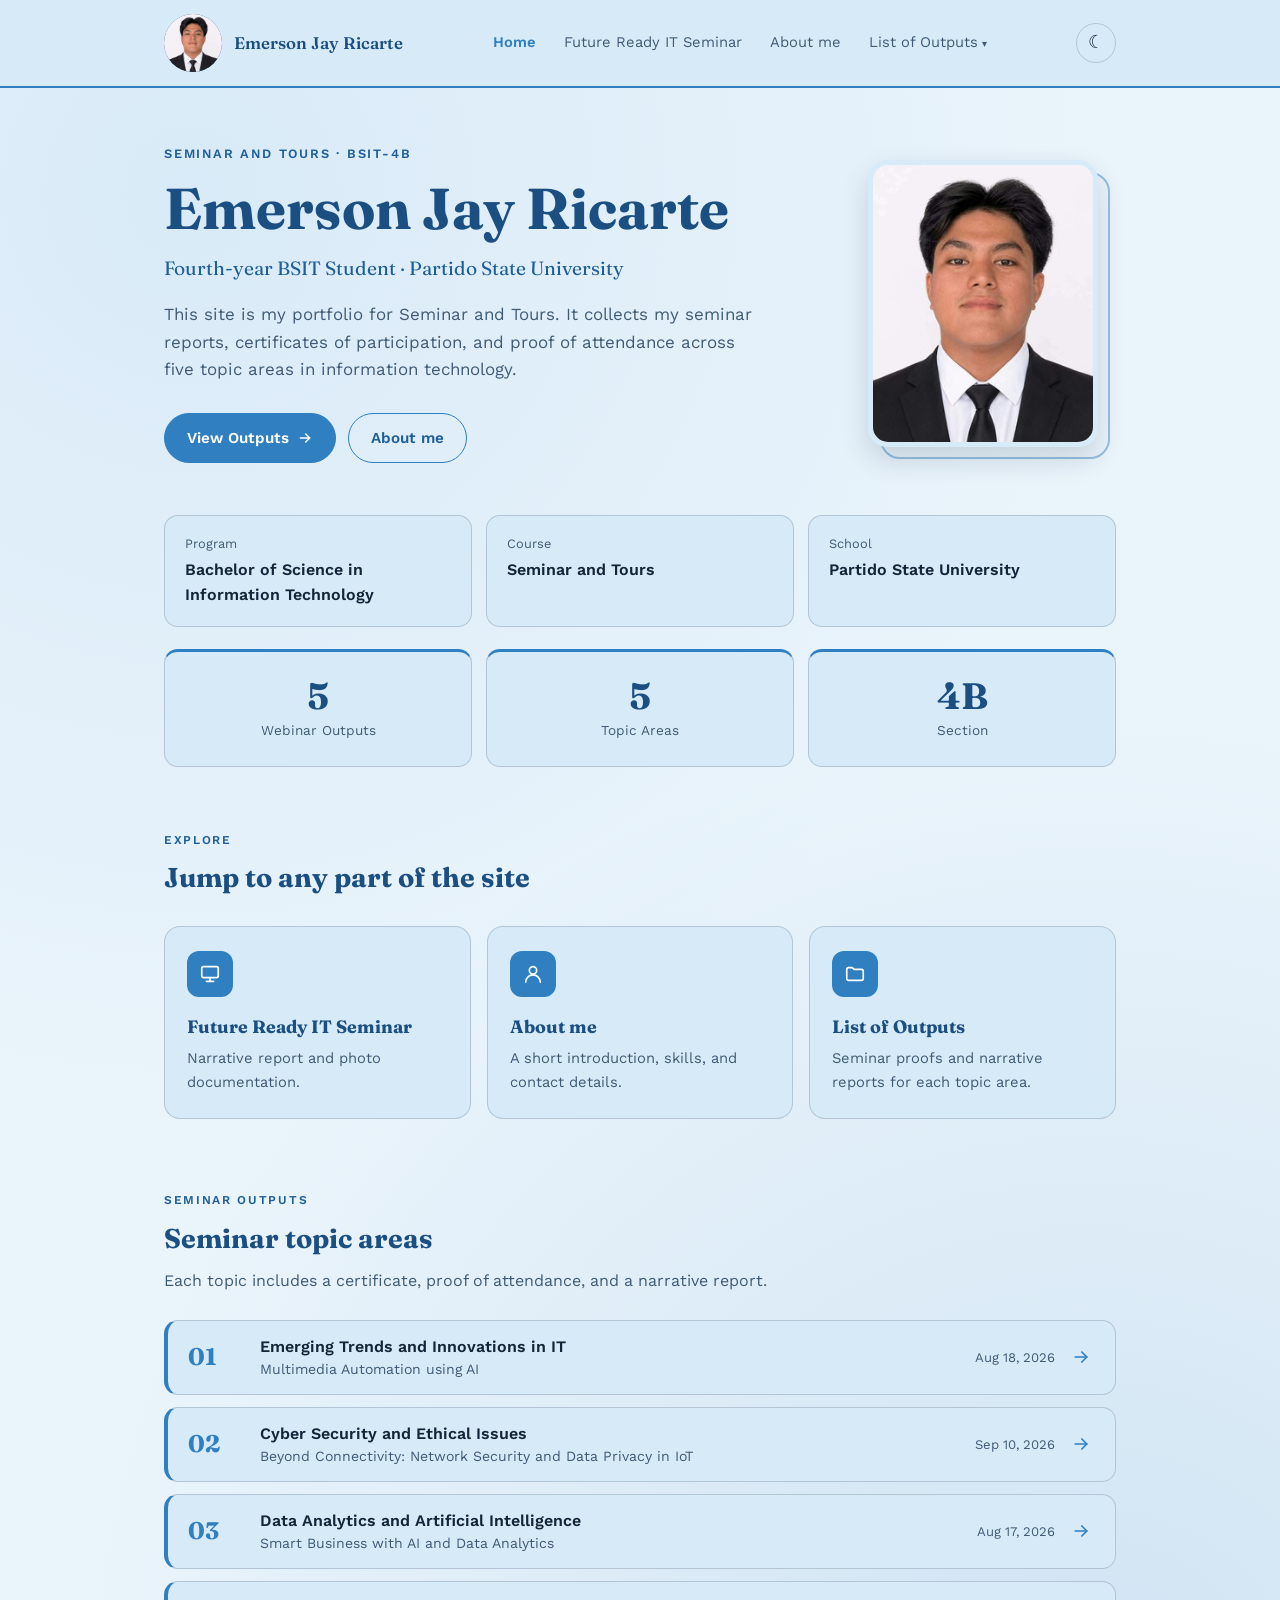
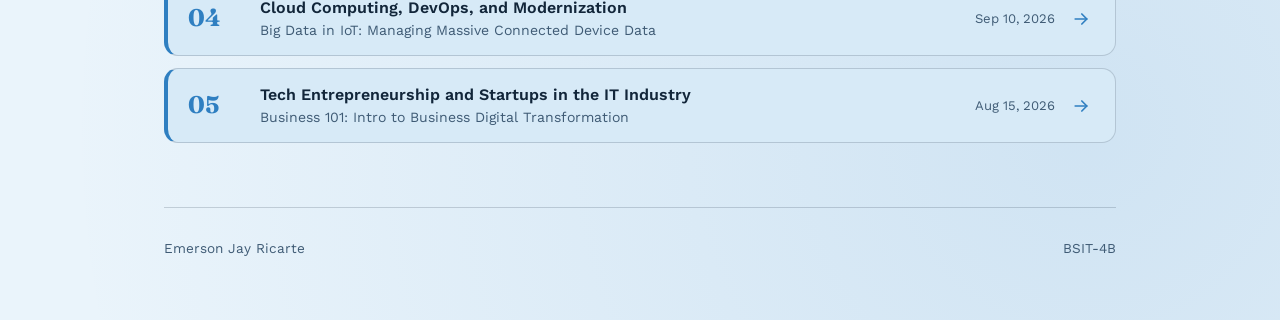
<file: index.html>
<!DOCTYPE html>
<html lang="en">
<head>
<meta charset="UTF-8">
<meta name="viewport" content="width=device-width, initial-scale=1.0">
<title>Emerson Jay Ricarte — Home</title>
<meta name="description" content="Home page of Emerson Jay Ricarte's course requirement site.">
<link rel="preconnect" href="https://fonts.googleapis.com">
<link rel="preconnect" href="https://fonts.gstatic.com" crossorigin>
<link href="https://fonts.googleapis.com/css2?family=Fraunces:opsz,wght@9..144,400;9..144,600;9..144,700&family=Work+Sans:wght@400;500;600&family=Petit+Formal+Script&display=swap" rel="stylesheet">
<link rel="stylesheet" href="style.css">
<style>
.hero{ display:grid; grid-template-columns: 1fr auto; gap: 48px; align-items:center; padding: 56px 0 44px; }
.hero .eyebrow{ text-transform: uppercase; letter-spacing: 0.14em; font-weight: 600; font-size: 0.8rem; color: var(--rust-deep); margin-bottom: 14px; }
.hero h1{ font-size: clamp(2.3rem, 5.5vw, 3.6rem); font-weight: 700; line-height: 1.08; }
.hero .role{ margin-top: 12px; font-family:'Fraunces',serif; font-size: 1.2rem; color: var(--rust-deep); }
.hero .intro{ margin-top: 18px; max-width: 54ch; color: var(--ink-soft); font-size: 1.06rem; }
.cta{ display:flex; flex-wrap:wrap; gap: 12px; margin-top: 30px; }
.btn{ display:inline-flex; align-items:center; gap: 8px; padding: 12px 22px; border-radius: 999px; font-weight: 600; font-size: 0.95rem; text-decoration:none; border: 1px solid var(--rust); transition: transform .15s ease, background .15s ease; }
.btn:hover{ transform: translateY(-2px); }
.btn-primary{ background: var(--rust); color: #fff; }
.btn-primary:hover{ background: var(--rust-deep); }
.btn-ghost{ background: transparent; color: var(--rust-deep); }
.btn-ghost:hover{ background: rgba(47,127,193,0.12); }
.btn svg{ width: 16px; height: 16px; stroke: currentColor; fill:none; stroke-width: 2; stroke-linecap: round; stroke-linejoin: round; }

.hero-photo{ position: relative; max-width: 230px; justify-self: end; width: 100%; margin-right: 18px; }
.hero-photo::before{ content:""; position:absolute; inset: 12px -12px -12px 12px; border: 2px solid var(--rust); border-radius: 20px; opacity: .45; }
.hero-photo img{ position: relative; display:block; width:100%; aspect-ratio: 4/5; object-fit: cover; object-position: center 25%; border-radius: 20px; border: 5px solid var(--paper-deep); box-shadow: 0 12px 28px rgba(18,38,58,0.16); }

.facts{ display:grid; grid-template-columns: repeat(auto-fit, minmax(180px, 1fr)); gap: 14px; padding: 8px 0 8px; }
.fact{ padding: 18px 20px; background: var(--paper-deep); border: 1px solid var(--line); border-radius: 14px; }
.fact .label{ font-size: 0.8rem; color: var(--ink-soft); }
.fact .value{ margin-top: 2px; font-weight: 600; color: var(--ink); }

.stats{ display:grid; grid-template-columns: repeat(3, 1fr); gap: 14px; margin-top: 14px; }
.stat{ padding: 24px 12px; text-align:center; background: var(--paper-deep); border: 1px solid var(--line); border-radius: 14px; border-top: 3px solid var(--rust); }
.stat .num{ display:block; font-family:'Fraunces',serif; font-size: 2.3rem; font-weight: 700; color: var(--maroon); line-height: 1.1; }
.stat .cap{ display:block; margin-top: 4px; font-size: 0.85rem; color: var(--ink-soft); }

.section{ padding: 64px 0 8px; }
.section-head{ margin-bottom: 26px; }
.section-head .kicker{ text-transform: uppercase; letter-spacing: 0.14em; font-size: 0.75rem; font-weight: 600; color: var(--rust-deep); }
.section-head h2{ font-size: 1.7rem; margin-top: 6px; }
.section-head p{ margin: 8px 0 0; color: var(--ink-soft); }

.card-grid{ display:grid; grid-template-columns: repeat(auto-fit, minmax(240px, 1fr)); gap: 16px; }
.card{ display:block; padding: 24px 22px; text-decoration:none; background: var(--paper-deep); border: 1px solid var(--line); border-radius: 16px; color: var(--ink); transition: transform .15s ease, border-color .15s ease, box-shadow .15s ease; }
.card:hover{ transform: translateY(-3px); border-color: var(--rust); box-shadow: 0 10px 24px rgba(18,38,58,0.12); }
.card .ico{ width: 46px; height: 46px; border-radius: 12px; background: var(--rust); display:flex; align-items:center; justify-content:center; margin-bottom: 16px; }
.card .ico svg{ width: 22px; height: 22px; stroke:#fff; fill:none; stroke-width: 1.8; stroke-linecap: round; stroke-linejoin: round; }
.card h3{ font-size: 1.12rem; margin-bottom: 6px; }
.card p{ margin:0; color: var(--ink-soft); font-size: 0.92rem; }

.topic-list{ list-style:none; margin:0; padding:0; display:grid; gap: 12px; }
.topic{ display:grid; grid-template-columns: 56px 1fr auto 24px; gap: 16px; align-items:center; padding: 16px 20px; text-decoration:none; color: var(--ink); background: var(--paper-deep); border: 1px solid var(--line); border-left: 4px solid var(--rust); border-radius: 14px; transition: transform .15s ease, border-color .15s ease; }
.topic:hover{ transform: translateX(4px); border-color: var(--rust); }
.topic .no{ font-family:'Fraunces',serif; font-size: 1.5rem; font-weight: 700; color: var(--rust); }
.topic .t{ font-weight: 600; line-height: 1.3; }
.topic .s{ display:block; margin-top: 2px; font-weight: 400; font-size: 0.88rem; color: var(--ink-soft); }
.topic .d{ font-size: 0.82rem; color: var(--ink-soft); white-space: nowrap; }
.topic .go{ width: 20px; height: 20px; stroke: var(--rust); fill:none; stroke-width: 2; stroke-linecap: round; stroke-linejoin: round; }
.section.last{ padding-bottom: 64px; }

@media (max-width: 820px){
  .hero{ grid-template-columns: 1fr; gap: 40px; padding-top: 44px; }
  .hero-photo{ justify-self: start; max-width: 200px; margin-right: 0; }
}
@media (max-width: 560px){
  .stat .num{ font-size: 1.8rem; }
  .topic{ grid-template-columns: 40px 1fr 20px; }
  .topic .d{ display:none; }
}
</style>
</head>
<body>

<header class="site-header">
    <div class="site-header-inner">
      <a class="brand" href="about-me.html"><span class="brand-logo"><img src="profile.jpg" alt="Emerson Jay Ricarte"></span><span class="brand-name">Emerson Jay Ricarte</span></a>
      <nav class="site-nav"><ul><li class="current"><a href="index.html">Home</a></li>
        <li class=""><a href="future-ready-it-seminar.html">Future Ready IT Seminar</a></li>
        <li class=""><a href="about-me.html">About me</a></li>
        <li class="has-sub "><a href="list-of-outputs.html">List of Outputs</a><ul class="sub-nav">
          <li class=""><a href="emerging-trends-and-innovations-in-it.html">Emerging Trends and Innovations in IT</a></li>
          <li class=""><a href="cyber-security-and-ethical-issues.html">Cyber Security and Ethical Issues</a></li>
          <li class=""><a href="data-analytics-and-artificial-intelligence.html">Data Analytics and Artificial Intelligence</a></li>
          <li class=""><a href="cloud-computing-devops-and-modernization.html">Cloud Computing, DevOps, and Modernization</a></li>
          <li class=""><a href="tech-entrepreneurship-and-startups-in-the-it-industry.html">Tech Entrepreneurship and Startups in the IT Industry</a></li></ul></li></ul></nav>
    </div>
  </header>

<div class="wrap">
  <section class="hero">
    <div class="hero-text">
      <div class="eyebrow">Seminar and Tours · BSIT-4B</div>
      <h1>Emerson Jay Ricarte</h1>
      <div class="role">Fourth-year BSIT Student · Partido State University</div>
      <p class="intro">This site is my portfolio for Seminar and Tours. It collects my seminar reports, certificates of participation, and proof of attendance across five topic areas in information technology.</p>
      <div class="cta">
        <a class="btn btn-primary" href="list-of-outputs.html">View Outputs <svg viewBox="0 0 24 24" aria-hidden="true"><path d="M5 12h14"/><path d="m13 6 6 6-6 6"/></svg></a>
        <a class="btn btn-ghost" href="about-me.html">About me</a>
      </div>
    </div>
    <div class="hero-photo"><img src="profile.jpg" alt="Emerson Jay Ricarte"></div>
  </section>

  <section class="facts" aria-label="Quick facts">
    <div class="fact"><div class="label">Program</div><div class="value">Bachelor of Science in Information Technology</div></div>
    <div class="fact"><div class="label">Course</div><div class="value">Seminar and Tours</div></div>
    <div class="fact"><div class="label">School</div><div class="value">Partido State University</div></div>
  </section>

  <div class="stats">
    <div class="stat"><span class="num">5</span><span class="cap">Webinar Outputs</span></div>
    <div class="stat"><span class="num">5</span><span class="cap">Topic Areas</span></div>
    <div class="stat"><span class="num">4B</span><span class="cap">Section</span></div>
  </div>

  <section class="section">
    <div class="section-head">
      <div class="kicker">Explore</div>
      <h2>Jump to any part of the site</h2>
    </div>
    <div class="card-grid">
      <a class="card" href="future-ready-it-seminar.html"><div class="ico"><svg viewBox="0 0 24 24" aria-hidden="true"><rect x="3" y="4" width="18" height="12" rx="2"/><path d="M8 20h8M12 16v4"/></svg></div><h3>Future Ready IT Seminar</h3><p>Narrative report and photo documentation.</p></a>
      <a class="card" href="about-me.html"><div class="ico"><svg viewBox="0 0 24 24" aria-hidden="true"><circle cx="12" cy="8" r="4"/><path d="M4 21a8 8 0 0 1 16 0"/></svg></div><h3>About me</h3><p>A short introduction, skills, and contact details.</p></a>
      <a class="card" href="list-of-outputs.html"><div class="ico"><svg viewBox="0 0 24 24" aria-hidden="true"><path d="M3 7a2 2 0 0 1 2-2h4l2 2h8a2 2 0 0 1 2 2v8a2 2 0 0 1-2 2H5a2 2 0 0 1-2-2z"/></svg></div><h3>List of Outputs</h3><p>Seminar proofs and narrative reports for each topic area.</p></a>
    </div>
  </section>

  <section class="section last">
    <div class="section-head">
      <div class="kicker">Seminar Outputs</div>
      <h2>Seminar topic areas</h2>
      <p>Each topic includes a certificate, proof of attendance, and a narrative report.</p>
    </div>
    <ul class="topic-list">
      <li><a class="topic" href="emerging-trends-and-innovations-in-it.html"><span class="no">01</span><span class="t">Emerging Trends and Innovations in IT<span class="s">Multimedia Automation using AI</span></span><span class="d">Aug 18, 2026</span><svg class="go" viewBox="0 0 24 24" aria-hidden="true"><path d="M5 12h14"/><path d="m13 6 6 6-6 6"/></svg></a></li>
      <li><a class="topic" href="cyber-security-and-ethical-issues.html"><span class="no">02</span><span class="t">Cyber Security and Ethical Issues<span class="s">Beyond Connectivity: Network Security and Data Privacy in IoT</span></span><span class="d">Sep 10, 2026</span><svg class="go" viewBox="0 0 24 24" aria-hidden="true"><path d="M5 12h14"/><path d="m13 6 6 6-6 6"/></svg></a></li>
      <li><a class="topic" href="data-analytics-and-artificial-intelligence.html"><span class="no">03</span><span class="t">Data Analytics and Artificial Intelligence<span class="s">Smart Business with AI and Data Analytics</span></span><span class="d">Aug 17, 2026</span><svg class="go" viewBox="0 0 24 24" aria-hidden="true"><path d="M5 12h14"/><path d="m13 6 6 6-6 6"/></svg></a></li>
      <li><a class="topic" href="cloud-computing-devops-and-modernization.html"><span class="no">04</span><span class="t">Cloud Computing, DevOps, and Modernization<span class="s">Big Data in IoT: Managing Massive Connected Device Data</span></span><span class="d">Sep 10, 2026</span><svg class="go" viewBox="0 0 24 24" aria-hidden="true"><path d="M5 12h14"/><path d="m13 6 6 6-6 6"/></svg></a></li>
      <li><a class="topic" href="tech-entrepreneurship-and-startups-in-the-it-industry.html"><span class="no">05</span><span class="t">Tech Entrepreneurship and Startups in the IT Industry<span class="s">Business 101: Intro to Business Digital Transformation</span></span><span class="d">Aug 15, 2026</span><svg class="go" viewBox="0 0 24 24" aria-hidden="true"><path d="M5 12h14"/><path d="m13 6 6 6-6 6"/></svg></a></li>
    </ul>
  </section>

  <footer>
    <span>Emerson Jay Ricarte</span>
    <span>BSIT-4B</span>
  </footer>
</div>

<script src="script.js" defer></script>
</body>
</html>
</file>
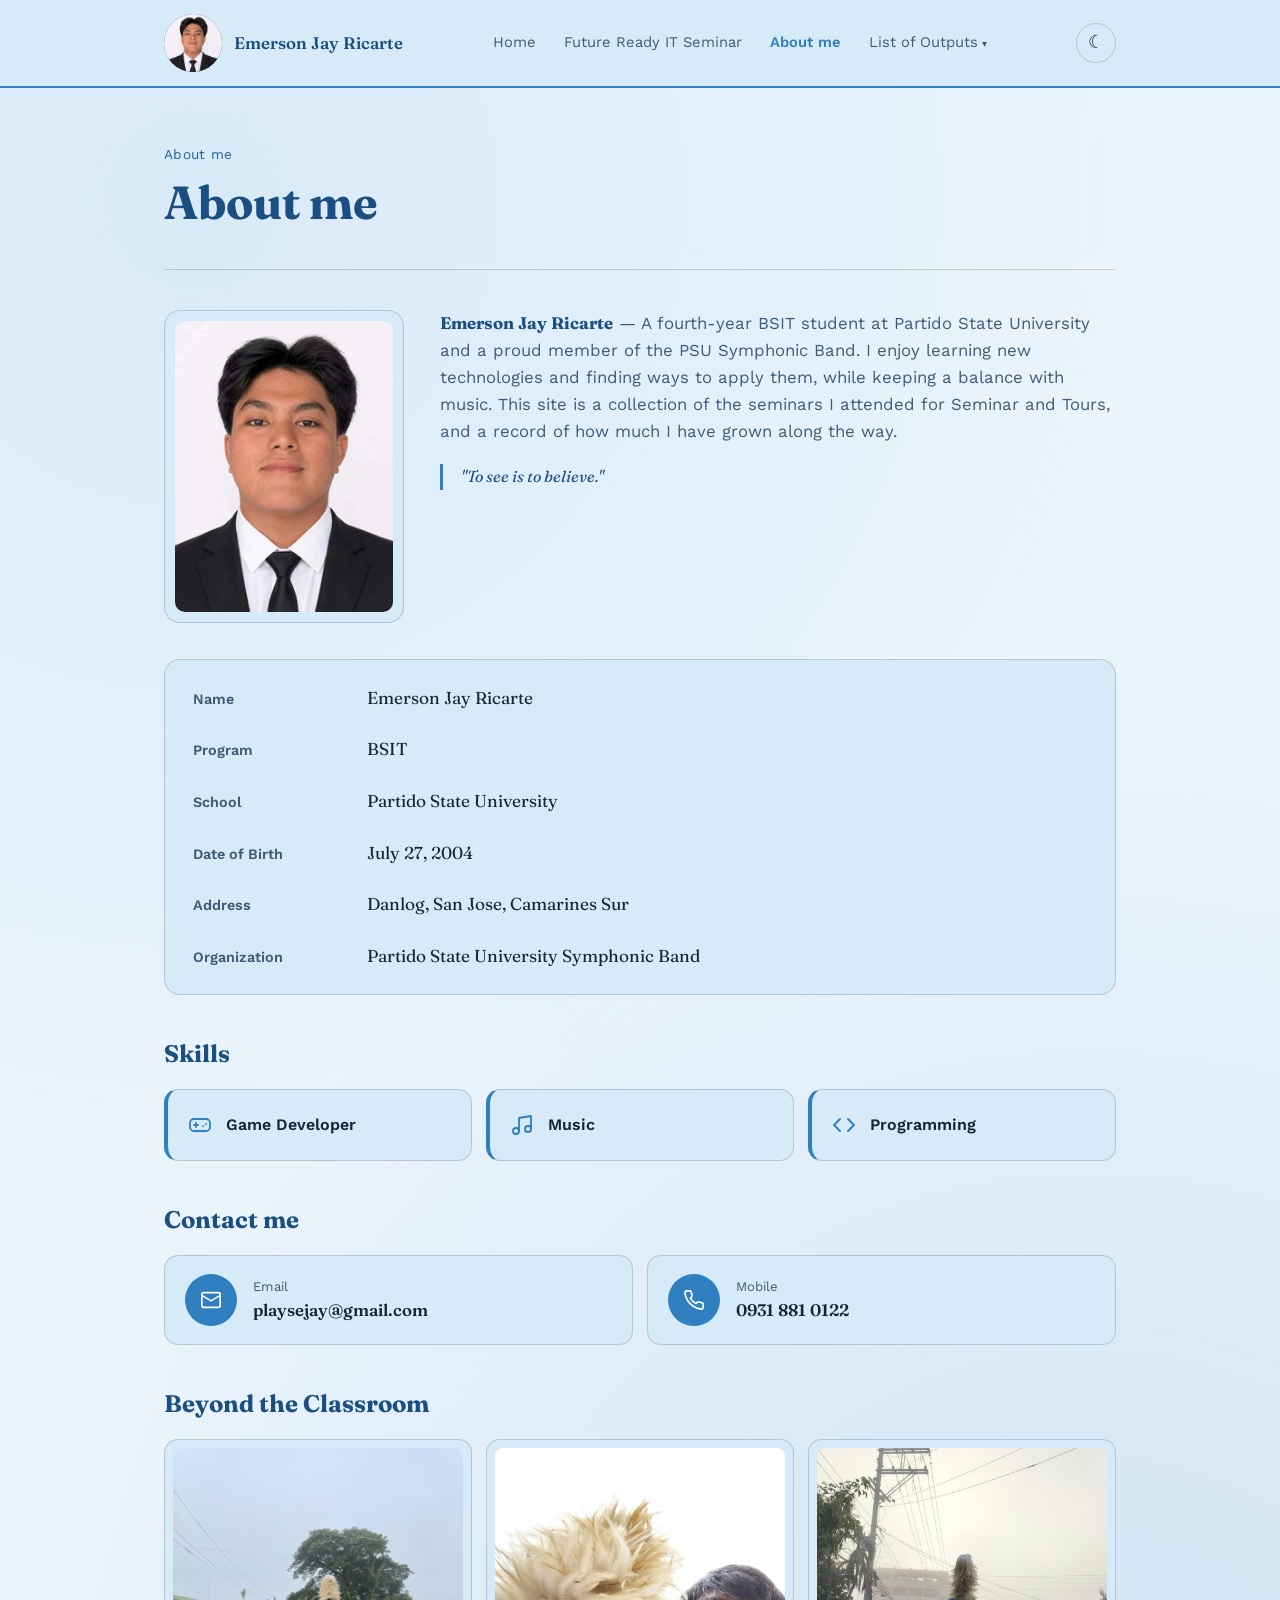
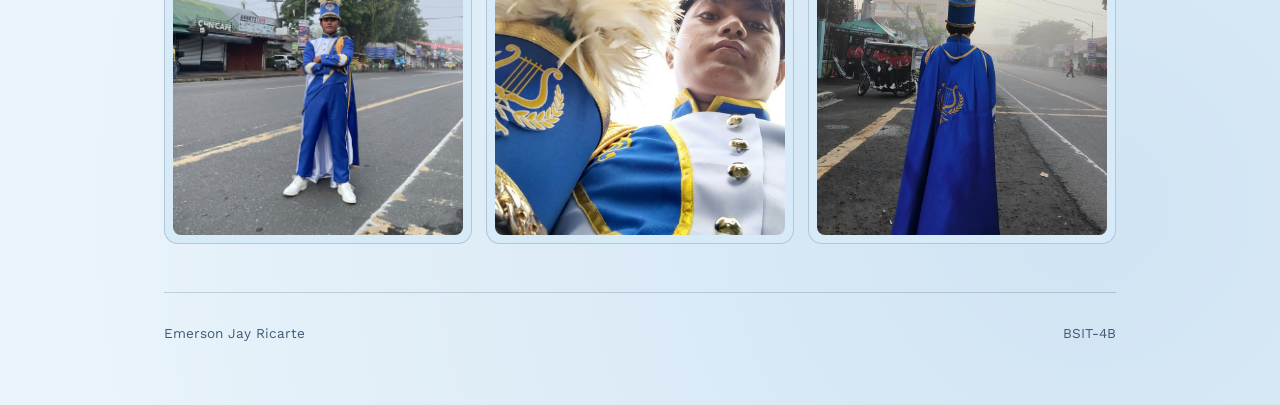
<file: about-me.html>
<!DOCTYPE html>
<html lang="en">
<head>
<meta charset="UTF-8">
<meta name="viewport" content="width=device-width, initial-scale=1.0">
<title>About me — Emerson Jay Ricarte</title>
<meta name="description" content="About Emerson Jay Ricarte.">
<link rel="preconnect" href="https://fonts.googleapis.com">
<link rel="preconnect" href="https://fonts.gstatic.com" crossorigin>
<link href="https://fonts.googleapis.com/css2?family=Fraunces:opsz,wght@9..144,400;9..144,600;9..144,700&family=Work+Sans:wght@400;500;600&family=Petit+Formal+Script&display=swap" rel="stylesheet">
<link rel="stylesheet" href="style.css">
<style>
.about-intro{ display:grid; grid-template-columns: 240px 1fr; gap: 36px; margin: 40px 0 8px; align-items:start; }
.about-photo{ padding: 10px; background: var(--paper-deep); border: 1px solid var(--line); border-radius: 16px; }
.about-photo img{ display:block; width:100%; aspect-ratio: 3/4; object-fit: cover; border-radius: 10px; }
.about-bio .lead{ margin: 0; color: var(--ink-soft); font-size: 1.05rem; }
.about-bio .lead strong{ font-family:'Fraunces',serif; color: var(--maroon); }
.about-quote{ margin: 20px 0 0; padding-left: 18px; border-left: 3px solid var(--rust); font-family:'Fraunces',serif; font-style: italic; color: var(--maroon); }

.info-card{ margin: 36px 0 0; padding: 12px 28px; background: var(--paper-deep); border: 1px solid var(--line); border-radius: 16px; }
.info-list{ margin: 0; }
.info-row{ display:grid; grid-template-columns: 150px 1fr; gap: 6px 24px; padding: 12px 0; align-items: baseline; }
.info-row dt{ font-size: 0.9rem; font-weight: 600; color: var(--ink-soft); }
.info-row dd{ margin: 0; font-family:'Fraunces',serif; font-size: 1.08rem; color: var(--ink); overflow-wrap: anywhere; }

.about-section{ padding: 40px 0 0; }
.about-section h2{ font-size: 1.5rem; margin-bottom: 16px; }

.skill-grid{ display:grid; grid-template-columns: repeat(auto-fit, minmax(210px, 1fr)); gap: 14px; }
.skill-card{ display:flex; align-items:center; gap: 14px; padding: 22px 20px; background: var(--paper-deep); border: 1px solid var(--line); border-left: 4px solid var(--rust); border-radius: 14px; font-weight: 600; color: var(--ink); }
.skill-card svg{ width: 24px; height: 24px; flex-shrink: 0; stroke: var(--rust); fill: none; stroke-width: 1.8; stroke-linecap: round; stroke-linejoin: round; }

.contact-grid{ display:grid; grid-template-columns: repeat(auto-fit, minmax(260px, 1fr)); gap: 14px; }
.contact-card{ display:flex; align-items:center; gap: 16px; padding: 18px 20px; background: var(--paper-deep); border: 1px solid var(--line); border-radius: 14px; text-decoration: none; color: var(--ink); transition: border-color .15s ease, transform .15s ease; }
.contact-card:hover{ border-color: var(--rust); transform: translateY(-2px); }
.contact-icon{ width: 52px; height: 52px; border-radius: 50%; background: var(--rust); display:flex; align-items:center; justify-content:center; flex-shrink:0; }
.contact-icon svg{ width: 22px; height: 22px; stroke: #fff; fill: none; stroke-width: 1.8; stroke-linecap: round; stroke-linejoin: round; }
.contact-text{ min-width: 0; }
.contact-text .label{ display:block; font-size: 0.82rem; color: var(--ink-soft); }
.contact-text .value{ display:block; font-family:'Fraunces',serif; font-weight: 600; font-size: 1.05rem; overflow-wrap: anywhere; }

.gallery{ display:grid; grid-template-columns: repeat(auto-fit, minmax(180px, 1fr)); gap: 14px; }
.gallery figure{ margin:0; padding: 8px; background: var(--paper-deep); border: 1px solid var(--line); border-radius: 14px; }
.gallery img{ display:block; width:100%; aspect-ratio: 3/4; object-fit: cover; border-radius: 8px; background: var(--paper); }

@media (max-width: 640px){
  .about-intro{ grid-template-columns: 1fr; }
  .about-photo{ max-width: 240px; }
  .info-card{ padding: 8px 18px; }
  .info-row{ grid-template-columns: 1fr; gap: 2px; }
}
</style>
</head>
<body>

<header class="site-header">
    <div class="site-header-inner">
      <a class="brand" href="about-me.html"><span class="brand-logo"><img src="profile.jpg" alt="Emerson Jay Ricarte"></span><span class="brand-name">Emerson Jay Ricarte</span></a>
      <nav class="site-nav"><ul><li class=""><a href="index.html">Home</a></li><li class=""><a href="future-ready-it-seminar.html">Future Ready IT Seminar</a></li><li class="current"><a href="about-me.html">About me</a></li><li class="has-sub "><a href="list-of-outputs.html">List of Outputs</a><ul class="sub-nav"><li class=""><a href="emerging-trends-and-innovations-in-it.html">Emerging Trends and Innovations in IT</a></li><li class=""><a href="cyber-security-and-ethical-issues.html">Cyber Security and Ethical Issues</a></li><li class=""><a href="data-analytics-and-artificial-intelligence.html">Data Analytics and Artificial Intelligence</a></li><li class=""><a href="cloud-computing-devops-and-modernization.html">Cloud Computing, DevOps, and Modernization</a></li><li class=""><a href="tech-entrepreneurship-and-startups-in-the-it-industry.html">Tech Entrepreneurship and Startups in the IT Industry</a></li></ul></li></ul></nav>
    </div>
  </header>

<div class="wrap">
  <section class="page-header">
    <div class="eyebrow">About me</div>
    <h1>About me</h1>
  </section>

  <section class="about-intro">
    <div class="about-photo"><img src="profile.jpg" alt="Emerson Jay Ricarte"></div>
    <div class="about-bio">
      <p class="lead"><strong>Emerson Jay Ricarte</strong> — A fourth-year BSIT student at Partido State University and a proud member of the PSU Symphonic Band. I enjoy learning new technologies and finding ways to apply them, while keeping a balance with music. This site is a collection of the seminars I attended for Seminar and Tours, and a record of how much I have grown along the way.</p>
      <p class="about-quote">"To see is to believe."</p>
    </div>
  </section>

  <div class="info-card">
    <dl class="info-list">
      <div class="info-row"><dt>Name</dt><dd>Emerson Jay Ricarte</dd></div>
      <div class="info-row"><dt>Program</dt><dd>BSIT</dd></div>
      <div class="info-row"><dt>School</dt><dd>Partido State University</dd></div>
      <div class="info-row"><dt>Date of Birth</dt><dd>July 27, 2004</dd></div>
      <div class="info-row"><dt>Address</dt><dd>Danlog, San Jose, Camarines Sur</dd></div>
      <div class="info-row"><dt>Organization</dt><dd>Partido State University Symphonic Band</dd></div>
    </dl>
  </div>

  <section class="about-section">
    <h2>Skills</h2>
    <div class="skill-grid">
      <div class="skill-card"><svg viewBox="0 0 24 24" aria-hidden="true"><line x1="6" y1="12" x2="10" y2="12"/><line x1="8" y1="10" x2="8" y2="14"/><line x1="15" y1="13" x2="15.01" y2="13"/><line x1="18" y1="11" x2="18.01" y2="11"/><rect x="2" y="6" width="20" height="12" rx="4"/></svg>Game Developer</div>
      <div class="skill-card"><svg viewBox="0 0 24 24" aria-hidden="true"><path d="M9 18V5l12-2v13"/><circle cx="6" cy="18" r="3"/><circle cx="18" cy="16" r="3"/></svg>Music</div>
      <div class="skill-card"><svg viewBox="0 0 24 24" aria-hidden="true"><polyline points="16 18 22 12 16 6"/><polyline points="8 6 2 12 8 18"/></svg>Programming</div>
    </div>
  </section>

  <section class="about-section">
    <h2>Contact me</h2>
    <div class="contact-grid">
      <a class="contact-card" href="mailto:playsejay@gmail.com">
        <span class="contact-icon"><svg viewBox="0 0 24 24" aria-hidden="true"><rect x="2" y="4" width="20" height="16" rx="2"/><path d="m22 7-10 6L2 7"/></svg></span>
        <span class="contact-text"><span class="label">Email</span><span class="value">playsejay@gmail.com</span></span>
      </a>
      <a class="contact-card" href="tel:+639318810122">
        <span class="contact-icon"><svg viewBox="0 0 24 24" aria-hidden="true"><path d="M22 16.92v3a2 2 0 0 1-2.18 2 19.79 19.79 0 0 1-8.63-3.07 19.5 19.5 0 0 1-6-6 19.79 19.79 0 0 1-3.07-8.67A2 2 0 0 1 4.11 2h3a2 2 0 0 1 2 1.72c.13.96.36 1.9.7 2.81a2 2 0 0 1-.45 2.11L8.09 9.91a16 16 0 0 0 6 6l1.27-1.27a2 2 0 0 1 2.11-.45c.91.34 1.85.57 2.81.7A2 2 0 0 1 22 16.92z"/></svg></span>
        <span class="contact-text"><span class="label">Mobile</span><span class="value">0931 881 0122</span></span>
      </a>
    </div>
  </section>

  <section class="about-section" style="padding-bottom:48px;">
    <h2>Beyond the Classroom</h2>
    <div class="gallery">
      <figure><img src="band-1.jpg" alt="Emerson in the PSU Symphonic Band uniform on the street"></figure>
      <figure><img src="band-2.jpg" alt="Close-up of Emerson in the band uniform and plumed hat"></figure>
      <figure><img src="band-3.jpg" alt="Emerson in the band cape, seen from behind"></figure>
    </div>
  </section>

  <footer>
    <span>Emerson Jay Ricarte</span>
    <span>BSIT-4B</span>
  </footer>
</div>

<script src="script.js" defer></script>
</body>
</html>
</file>
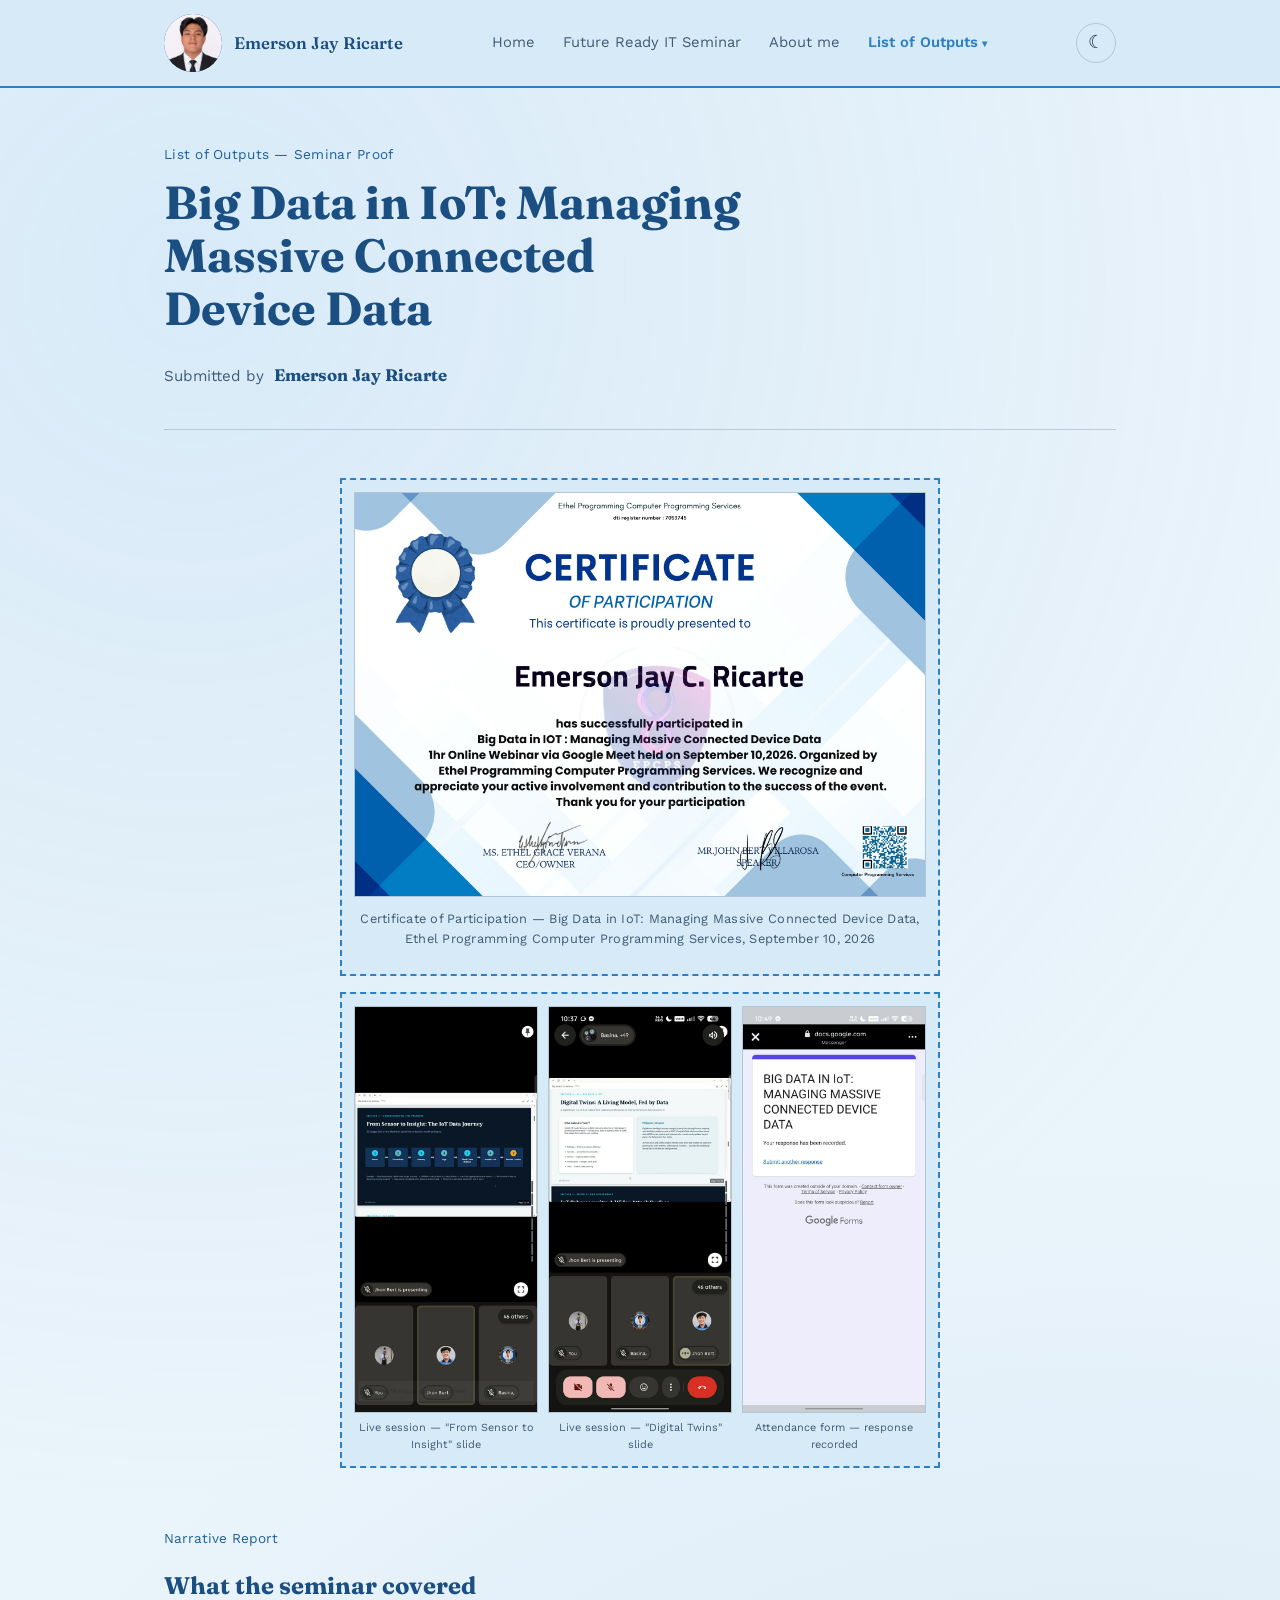
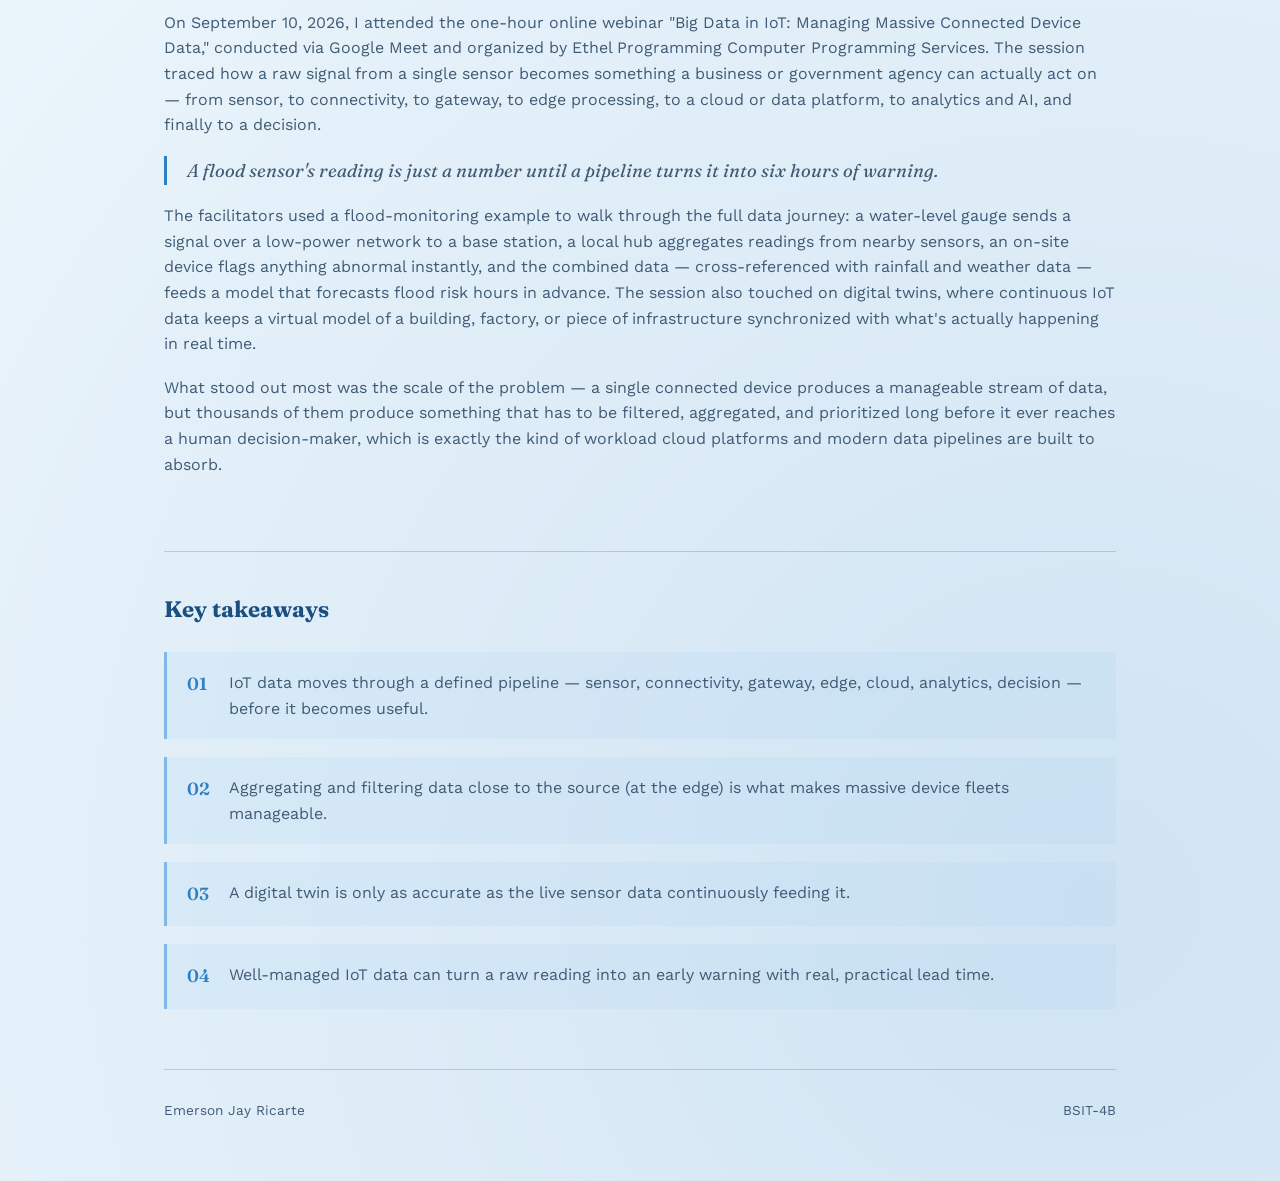
<file: cloud-computing-devops-and-modernization.html>
<!DOCTYPE html>
<html lang="en">
<head>
<meta charset="UTF-8">
<meta name="viewport" content="width=device-width, initial-scale=1.0">
<title>Cloud Computing, DevOps, and Modernization — Emerson Jay Ricarte</title>
<meta name="description" content="Cloud Computing, DevOps, and Modernization — seminar output.">
<link rel="preconnect" href="https://fonts.googleapis.com">
<link rel="preconnect" href="https://fonts.gstatic.com" crossorigin>
<link href="https://fonts.googleapis.com/css2?family=Fraunces:opsz,wght@9..144,400;9..144,600;9..144,700&family=Work+Sans:wght@400;500;600&family=Petit+Formal+Script&display=swap" rel="stylesheet">
<link rel="stylesheet" href="style.css">
<style>
.showcase{ margin: 48px auto; max-width: 460px; }
@media (min-width: 900px){
  .showcase{ max-width: 600px; }
}
.showcase-cert{
  padding: 12px;
  background: var(--paper-deep);
  border: 2px dashed var(--rust);
  position: relative;
}
.showcase-cert img{
  display: block;
  width: 100%;
  height: auto;
  border: 1px solid var(--line);
}
.showcase-caption{
  text-align: center;
  margin-top: 12px;
  color: var(--ink-soft);
  font-size: 0.8rem;
  letter-spacing: 0.02em;
}
.showcase-proofs{
  margin-top: 16px;
  padding: 12px;
  background: var(--paper-deep);
  border: 2px dashed var(--rust);
  display: grid;
  grid-template-columns: repeat(auto-fit, minmax(130px, 1fr));
  gap: 10px;
  align-items: start;
}
.showcase-proofs figure{
  margin: 0;
}
.showcase-proofs img{
  width: 100%;
  display: block;
  border: 1px solid var(--line);
}
.showcase-proofs .proof-label{
  color: var(--ink-soft);
  font-size: 0.68rem;
  text-align: center;
  margin: 6px 0 0;
}
</style>
</head>
<body>

<header class="site-header">
    <div class="site-header-inner">
      <a class="brand" href="about-me.html"><span class="brand-logo"><img src="profile.jpg" alt="Emerson Jay Ricarte"></span><span class="brand-name">Emerson Jay Ricarte</span></a>
      <nav class="site-nav"><ul><li class=""><a href="index.html">Home</a></li><li class=""><a href="future-ready-it-seminar.html">Future Ready IT Seminar</a></li><li class=""><a href="about-me.html">About me</a></li><li class="has-sub current"><a href="list-of-outputs.html">List of Outputs</a><ul class="sub-nav"><li class=""><a href="emerging-trends-and-innovations-in-it.html">Emerging Trends and Innovations in IT</a></li><li class=""><a href="cyber-security-and-ethical-issues.html">Cyber Security and Ethical Issues</a></li><li class=""><a href="data-analytics-and-artificial-intelligence.html">Data Analytics and Artificial Intelligence</a></li><li class="current"><a href="cloud-computing-devops-and-modernization.html">Cloud Computing, DevOps, and Modernization</a></li><li class=""><a href="tech-entrepreneurship-and-startups-in-the-it-industry.html">Tech Entrepreneurship and Startups in the IT Industry</a></li></ul></li></ul></nav>
    </div>
  </header>

<div class="wrap">
  <section class="page-header">
    <div class="eyebrow">List of Outputs — Seminar Proof</div>
    <h1>Big Data in IoT: Managing Massive Connected Device Data</h1>
    <div class="byline">Submitted by <strong>Emerson Jay Ricarte</strong></div>
  </section>

  <div class="showcase">
    <div class="showcase-cert">
      <img src="cert-big-data-in-iot-managing-massive-connected-device-data.jpg" alt="Certificate of Participation issued to Emerson Jay C. Ricarte for the webinar Big Data in IoT: Managing Massive Connected Device Data, conducted by Ethel Programming Computer Programming Services on September 10, 2026.">
      <p class="showcase-caption">Certificate of Participation — Big Data in IoT: Managing Massive Connected Device Data, Ethel Programming Computer Programming Services, September 10, 2026</p>
    </div>
    <div class="showcase-proofs">
      <figure>
        <img src="proof-big-data-iot-meet-sensor-to-insight.jpg" alt="Screenshot of the live Big Data in IoT Google Meet session showing the 'From Sensor to Insight: The IoT Data Journey' slide.">
        <p class="proof-label">Live session — "From Sensor to Insight" slide</p>
      </figure>
      <figure>
        <img src="proof-big-data-iot-meet-digital-twins.jpg" alt="Screenshot of the live Big Data in IoT Google Meet session showing the 'Digital Twins: A Living Model, Fed by Data' slide.">
        <p class="proof-label">Live session — "Digital Twins" slide</p>
      </figure>
      <figure>
        <img src="proof-big-data-iot-form.jpg" alt="Google Forms confirmation screen showing the response for Big Data in IoT: Managing Massive Connected Device Data has been recorded.">
        <p class="proof-label">Attendance form — response recorded</p>
      </figure>
    </div>
  </div>

  <section class="report">
    <div class="section-tag">Narrative Report</div>
    <h2>What the seminar covered</h2>
    <p>On September 10, 2026, I attended the one-hour online webinar "Big Data in IoT: Managing Massive Connected Device Data," conducted via Google Meet and organized by Ethel Programming Computer Programming Services. The session traced how a raw signal from a single sensor becomes something a business or government agency can actually act on — from sensor, to connectivity, to gateway, to edge processing, to a cloud or data platform, to analytics and AI, and finally to a decision.</p>

    <p class="pullquote">A flood sensor's reading is just a number until a pipeline turns it into six hours of warning.</p>

    <p>The facilitators used a flood-monitoring example to walk through the full data journey: a water-level gauge sends a signal over a low-power network to a base station, a local hub aggregates readings from nearby sensors, an on-site device flags anything abnormal instantly, and the combined data — cross-referenced with rainfall and weather data — feeds a model that forecasts flood risk hours in advance. The session also touched on digital twins, where continuous IoT data keeps a virtual model of a building, factory, or piece of infrastructure synchronized with what's actually happening in real time.</p>

    <p>What stood out most was the scale of the problem — a single connected device produces a manageable stream of data, but thousands of them produce something that has to be filtered, aggregated, and prioritized long before it ever reaches a human decision-maker, which is exactly the kind of workload cloud platforms and modern data pipelines are built to absorb.</p>
  </section>

  <section class="takeaways">
    <h2>Key takeaways</h2>
    <div class="takeaway-list">
      <div class="takeaway-item">
        <span class="num">01</span>
        <p>IoT data moves through a defined pipeline — sensor, connectivity, gateway, edge, cloud, analytics, decision — before it becomes useful.</p>
      </div>
      <div class="takeaway-item">
        <span class="num">02</span>
        <p>Aggregating and filtering data close to the source (at the edge) is what makes massive device fleets manageable.</p>
      </div>
      <div class="takeaway-item">
        <span class="num">03</span>
        <p>A digital twin is only as accurate as the live sensor data continuously feeding it.</p>
      </div>
      <div class="takeaway-item">
        <span class="num">04</span>
        <p>Well-managed IoT data can turn a raw reading into an early warning with real, practical lead time.</p>
      </div>
    </div>
  </section>

  <footer>
    <span>Emerson Jay Ricarte</span>
    <span>BSIT-4B</span>
  </footer>
</div>

<script src="script.js" defer></script>
</body>
</html>
</file>
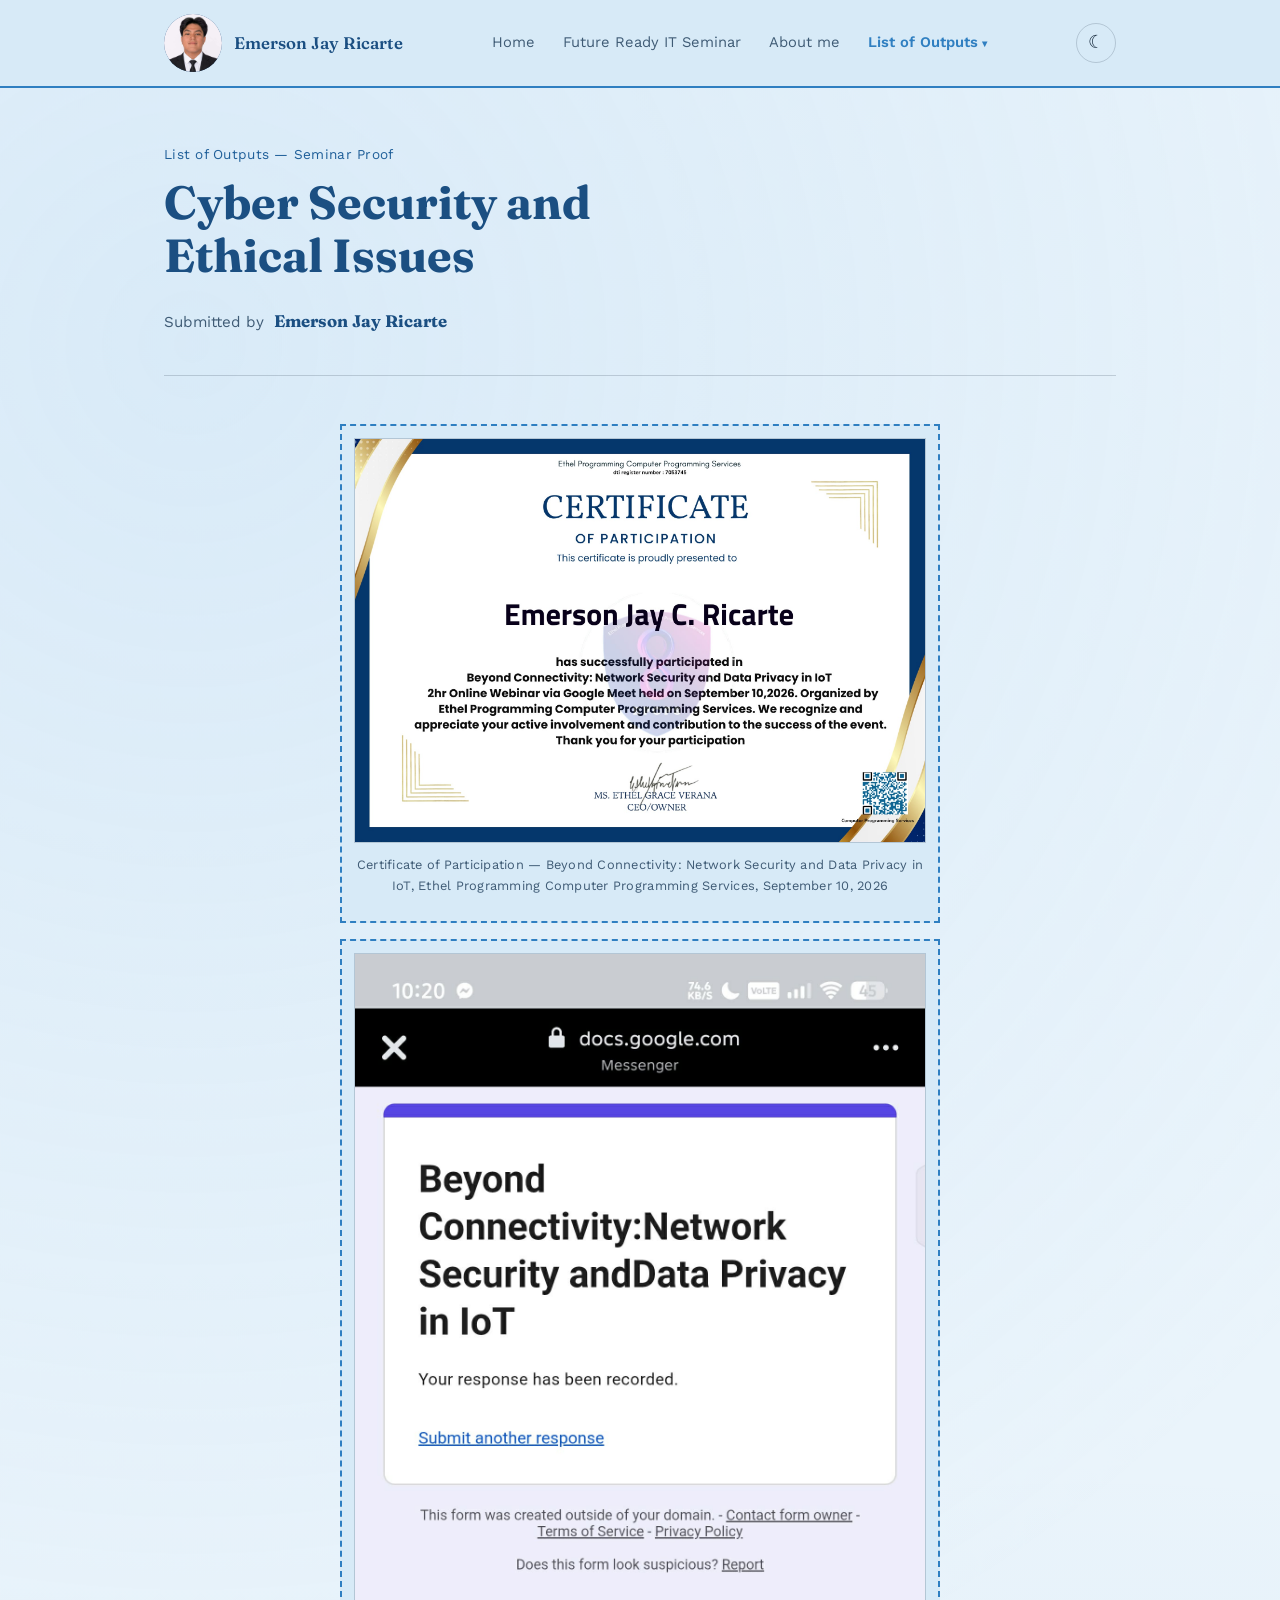
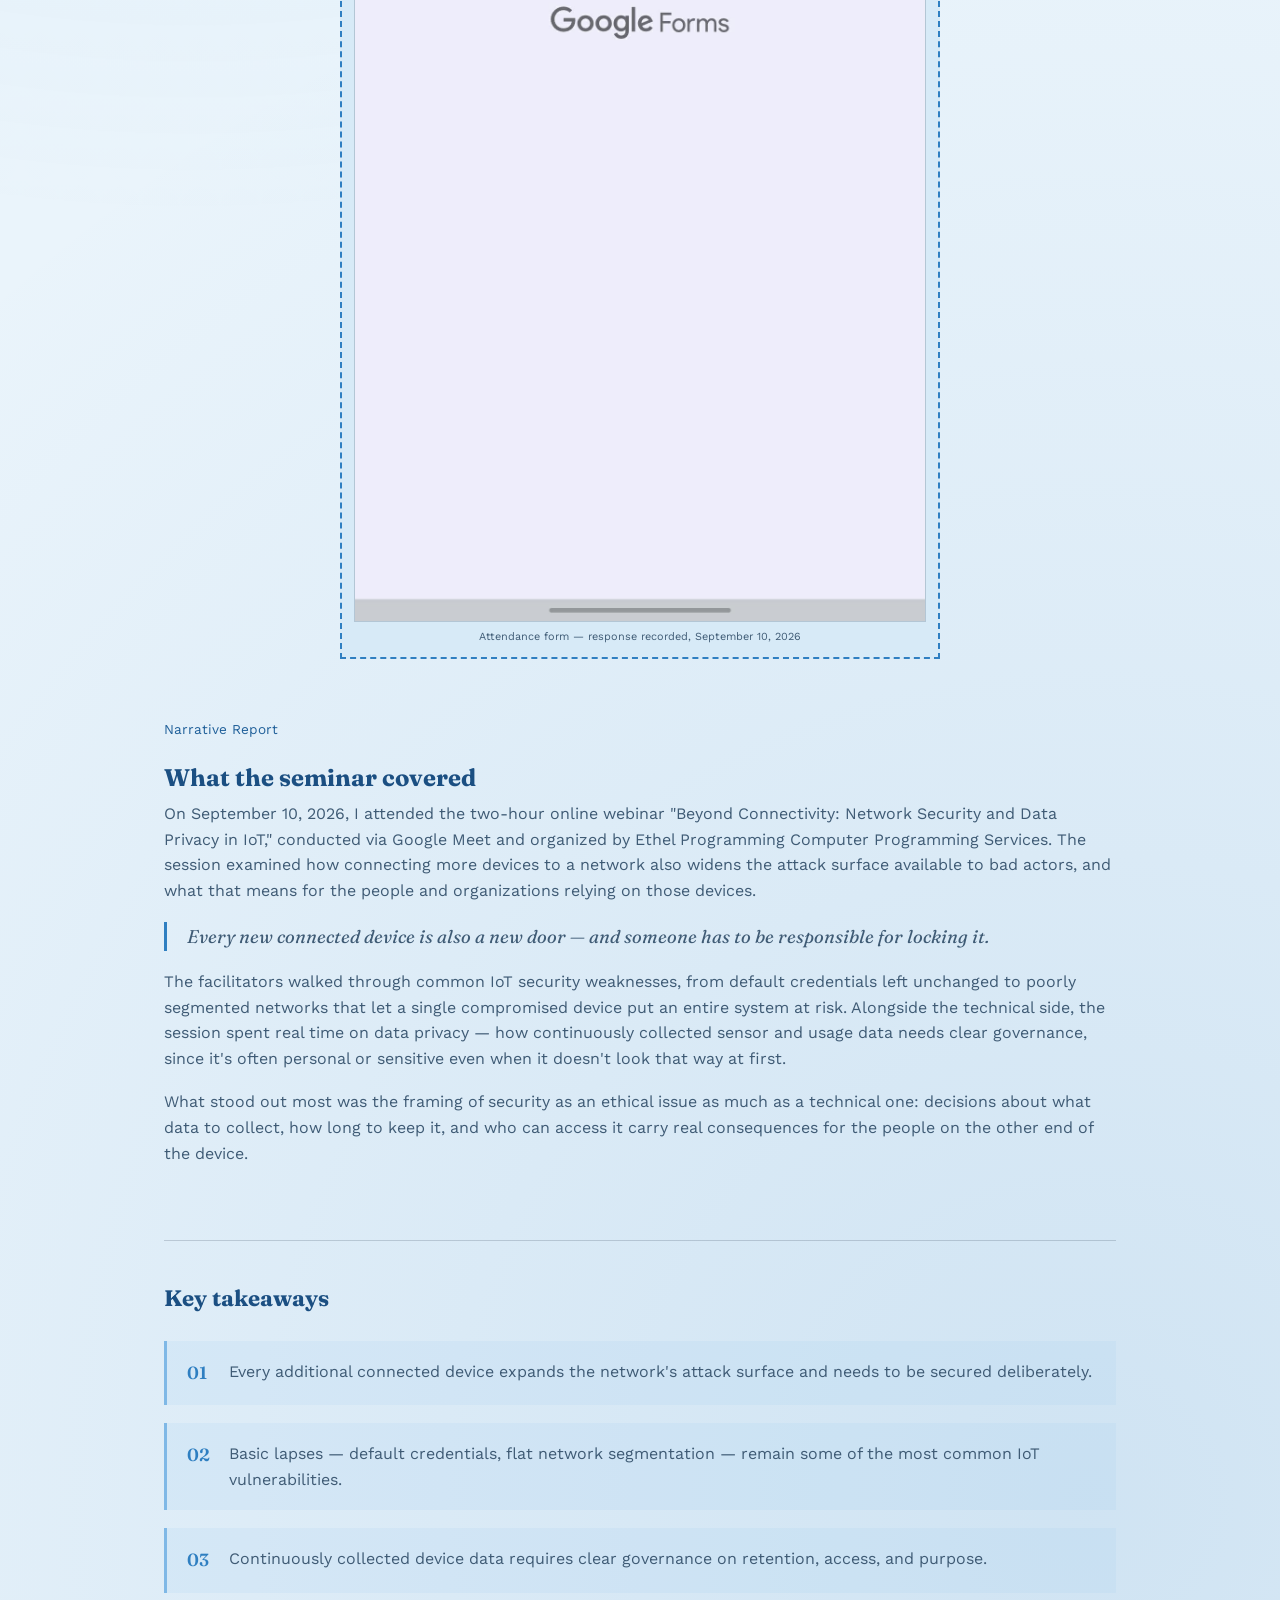
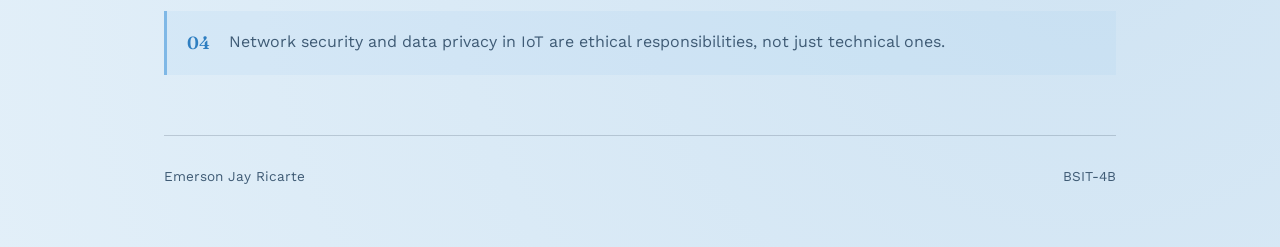
<file: cyber-security-and-ethical-issues.html>
<!DOCTYPE html>
<html lang="en">
<head>
<meta charset="UTF-8">
<meta name="viewport" content="width=device-width, initial-scale=1.0">
<title>Cyber Security and Ethical Issues — Emerson Jay Ricarte</title>
<meta name="description" content="Cyber Security and Ethical Issues — seminar output.">
<link rel="preconnect" href="https://fonts.googleapis.com">
<link rel="preconnect" href="https://fonts.gstatic.com" crossorigin>
<link href="https://fonts.googleapis.com/css2?family=Fraunces:opsz,wght@9..144,400;9..144,600;9..144,700&family=Work+Sans:wght@400;500;600&family=Petit+Formal+Script&display=swap" rel="stylesheet">
<link rel="stylesheet" href="style.css">
<style>
.showcase{ margin: 48px auto; max-width: 460px; }
@media (min-width: 900px){
  .showcase{ max-width: 600px; }
}
.showcase-cert{
  padding: 12px;
  background: var(--paper-deep);
  border: 2px dashed var(--rust);
  position: relative;
}
.showcase-cert img{
  display: block;
  width: 100%;
  height: auto;
  border: 1px solid var(--line);
}
.showcase-caption{
  text-align: center;
  margin-top: 12px;
  color: var(--ink-soft);
  font-size: 0.8rem;
  letter-spacing: 0.02em;
}
.showcase-proofs{
  margin-top: 16px;
  padding: 12px;
  background: var(--paper-deep);
  border: 2px dashed var(--rust);
  display: grid;
  grid-template-columns: repeat(auto-fit, minmax(130px, 1fr));
  gap: 10px;
  align-items: start;
}
.showcase-proofs figure{
  margin: 0;
}
.showcase-proofs img{
  width: 100%;
  display: block;
  border: 1px solid var(--line);
}
.showcase-proofs .proof-label{
  color: var(--ink-soft);
  font-size: 0.68rem;
  text-align: center;
  margin: 6px 0 0;
}
</style>
</head>
<body>

<header class="site-header">
    <div class="site-header-inner">
      <a class="brand" href="about-me.html"><span class="brand-logo"><img src="profile.jpg" alt="Emerson Jay Ricarte"></span><span class="brand-name">Emerson Jay Ricarte</span></a>
      <nav class="site-nav"><ul><li class=""><a href="index.html">Home</a></li><li class=""><a href="future-ready-it-seminar.html">Future Ready IT Seminar</a></li><li class=""><a href="about-me.html">About me</a></li><li class="has-sub current"><a href="list-of-outputs.html">List of Outputs</a><ul class="sub-nav"><li class=""><a href="emerging-trends-and-innovations-in-it.html">Emerging Trends and Innovations in IT</a></li><li class="current"><a href="cyber-security-and-ethical-issues.html">Cyber Security and Ethical Issues</a></li><li class=""><a href="data-analytics-and-artificial-intelligence.html">Data Analytics and Artificial Intelligence</a></li><li class=""><a href="cloud-computing-devops-and-modernization.html">Cloud Computing, DevOps, and Modernization</a></li><li class=""><a href="tech-entrepreneurship-and-startups-in-the-it-industry.html">Tech Entrepreneurship and Startups in the IT Industry</a></li></ul></li></ul></nav>
    </div>
  </header>

<div class="wrap">
  <section class="page-header">
    <div class="eyebrow">List of Outputs — Seminar Proof</div>
    <h1>Cyber Security and Ethical Issues</h1>
    <div class="byline">Submitted by <strong>Emerson Jay Ricarte</strong></div>
  </section>

  <div class="showcase">
    <div class="showcase-cert">
      <img src="cert-beyond-connectivity-network-security-data-privacy-iot.jpg" alt="Certificate of Participation issued to Emerson Jay C. Ricarte for the webinar Beyond Connectivity: Network Security and Data Privacy in IoT, conducted by Ethel Programming Computer Programming Services on September 10, 2026.">
      <p class="showcase-caption">Certificate of Participation — Beyond Connectivity: Network Security and Data Privacy in IoT, Ethel Programming Computer Programming Services, September 10, 2026</p>
    </div>
    <div class="showcase-proofs">
      <figure>
        <img src="proof-beyond-connectivity-form.jpg" alt="Google Forms confirmation screen showing the response for Beyond Connectivity: Network Security and Data Privacy in IoT has been recorded.">
        <p class="proof-label">Attendance form — response recorded, September 10, 2026</p>
      </figure>
    </div>
  </div>

  <section class="report">
    <div class="section-tag">Narrative Report</div>
    <h2>What the seminar covered</h2>
    <p>On September 10, 2026, I attended the two-hour online webinar "Beyond Connectivity: Network Security and Data Privacy in IoT," conducted via Google Meet and organized by Ethel Programming Computer Programming Services. The session examined how connecting more devices to a network also widens the attack surface available to bad actors, and what that means for the people and organizations relying on those devices.</p>

    <p class="pullquote">Every new connected device is also a new door — and someone has to be responsible for locking it.</p>

    <p>The facilitators walked through common IoT security weaknesses, from default credentials left unchanged to poorly segmented networks that let a single compromised device put an entire system at risk. Alongside the technical side, the session spent real time on data privacy — how continuously collected sensor and usage data needs clear governance, since it's often personal or sensitive even when it doesn't look that way at first.</p>

    <p>What stood out most was the framing of security as an ethical issue as much as a technical one: decisions about what data to collect, how long to keep it, and who can access it carry real consequences for the people on the other end of the device.</p>
  </section>

  <section class="takeaways">
    <h2>Key takeaways</h2>
    <div class="takeaway-list">
      <div class="takeaway-item">
        <span class="num">01</span>
        <p>Every additional connected device expands the network's attack surface and needs to be secured deliberately.</p>
      </div>
      <div class="takeaway-item">
        <span class="num">02</span>
        <p>Basic lapses — default credentials, flat network segmentation — remain some of the most common IoT vulnerabilities.</p>
      </div>
      <div class="takeaway-item">
        <span class="num">03</span>
        <p>Continuously collected device data requires clear governance on retention, access, and purpose.</p>
      </div>
      <div class="takeaway-item">
        <span class="num">04</span>
        <p>Network security and data privacy in IoT are ethical responsibilities, not just technical ones.</p>
      </div>
    </div>
  </section>

  <footer>
    <span>Emerson Jay Ricarte</span>
    <span>BSIT-4B</span>
  </footer>
</div>

<script src="script.js" defer></script>
</body>
</html>
</file>
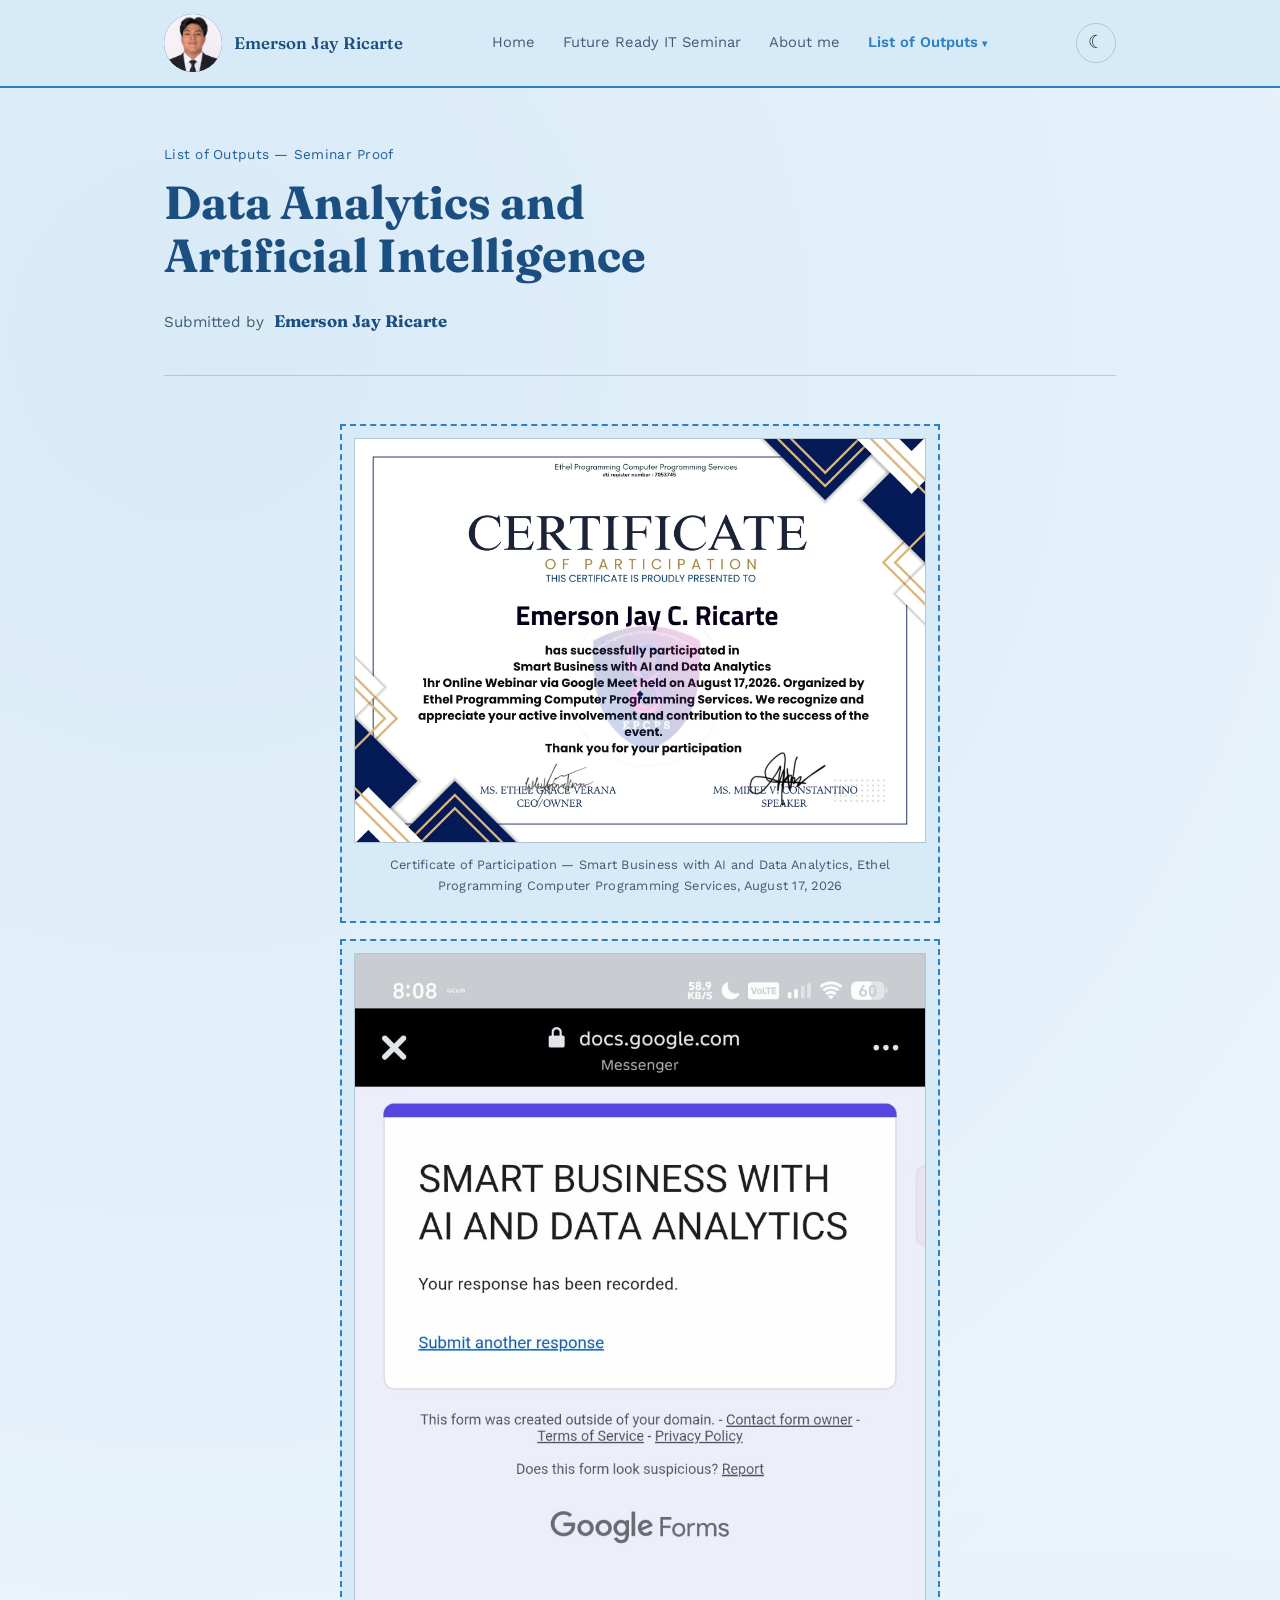
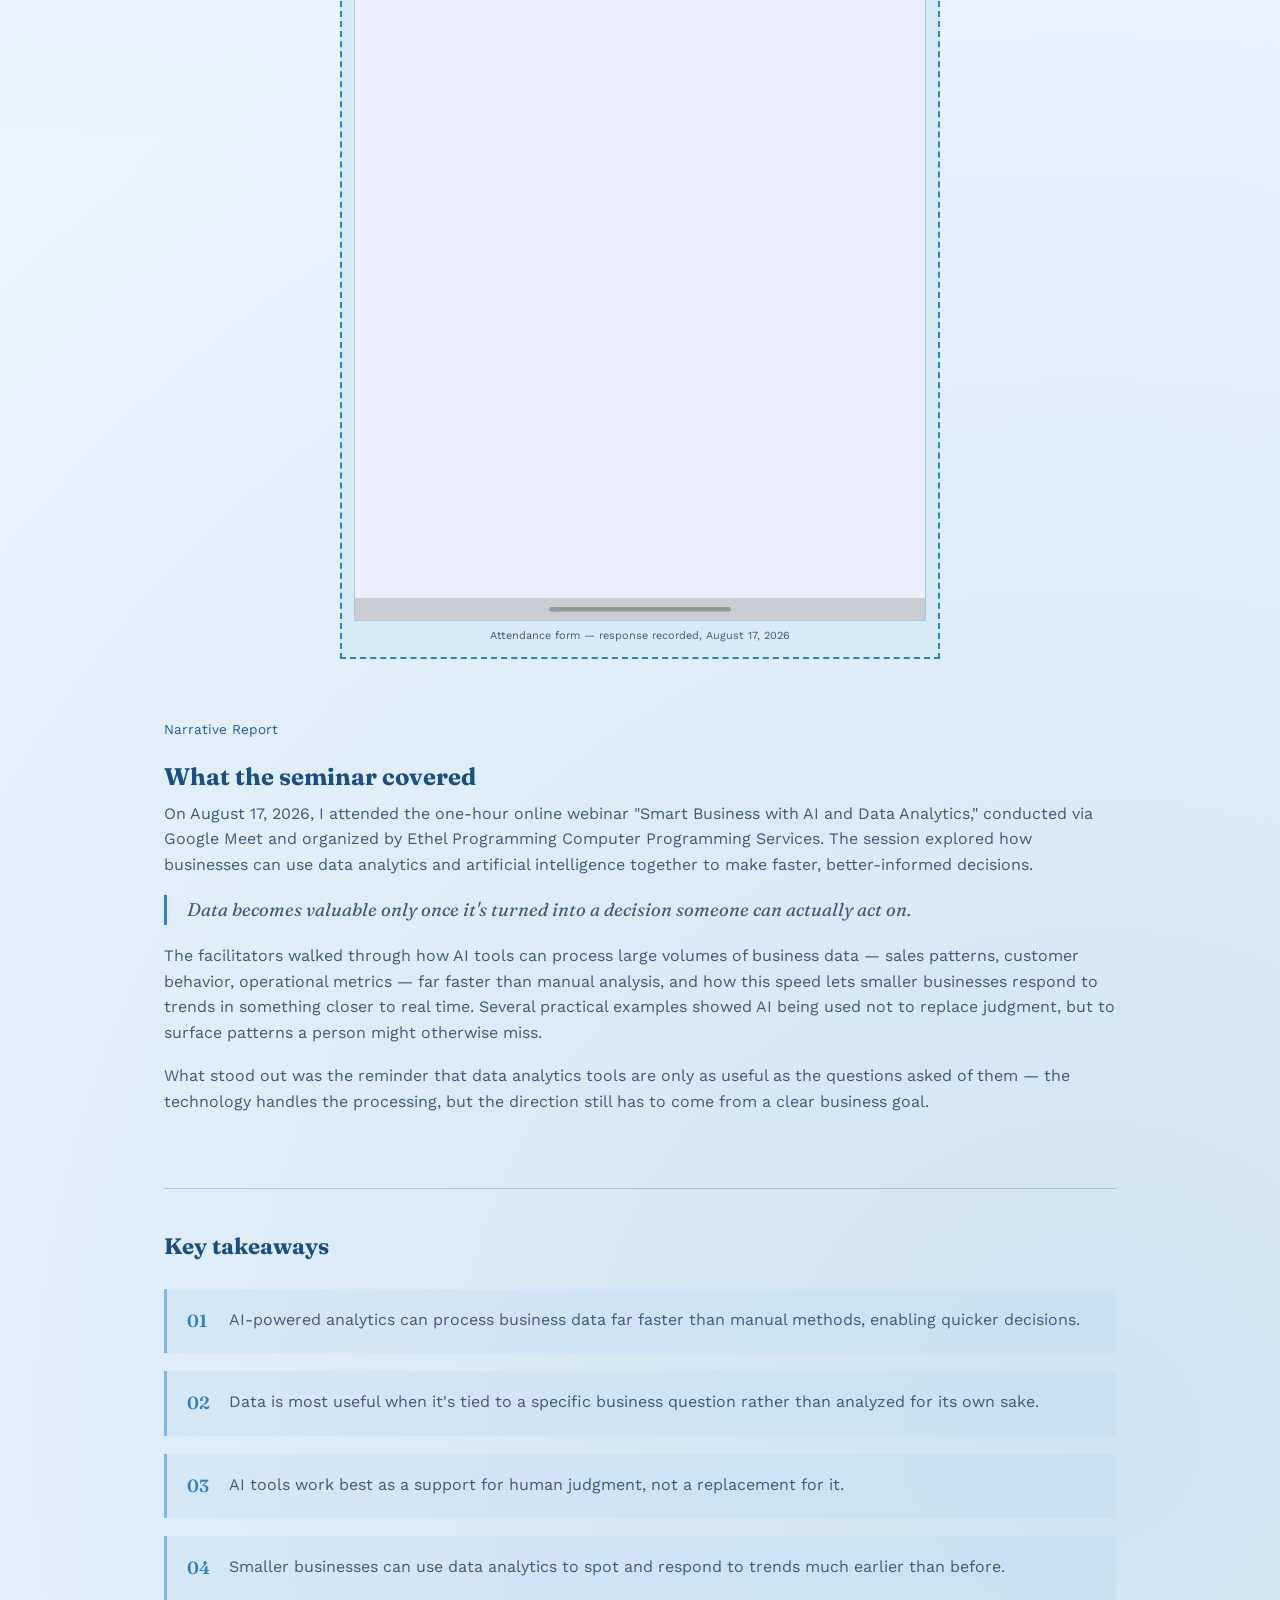
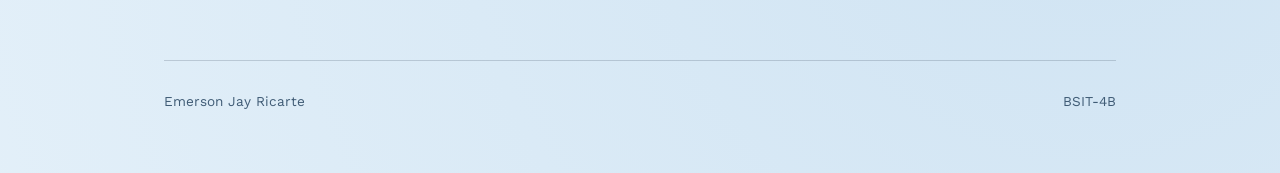
<file: data-analytics-and-artificial-intelligence.html>
<!DOCTYPE html>
<html lang="en">
<head>
<meta charset="UTF-8">
<meta name="viewport" content="width=device-width, initial-scale=1.0">
<title>Data Analytics and Artificial Intelligence — Emerson Jay Ricarte</title>
<meta name="description" content="Data Analytics and Artificial Intelligence — seminar output.">
<link rel="preconnect" href="https://fonts.googleapis.com">
<link rel="preconnect" href="https://fonts.gstatic.com" crossorigin>
<link href="https://fonts.googleapis.com/css2?family=Fraunces:opsz,wght@9..144,400;9..144,600;9..144,700&family=Work+Sans:wght@400;500;600&family=Petit+Formal+Script&display=swap" rel="stylesheet">
<link rel="stylesheet" href="style.css">
<style>
.showcase{ margin: 48px auto; max-width: 460px; }
@media (min-width: 900px){
  .showcase{ max-width: 600px; }
}
.showcase-cert{
  padding: 12px;
  background: var(--paper-deep);
  border: 2px dashed var(--rust);
  position: relative;
}
.showcase-cert img{
  display: block;
  width: 100%;
  height: auto;
  border: 1px solid var(--line);
}
.showcase-caption{
  text-align: center;
  margin-top: 12px;
  color: var(--ink-soft);
  font-size: 0.8rem;
  letter-spacing: 0.02em;
}
.showcase-proofs{
  margin-top: 16px;
  padding: 12px;
  background: var(--paper-deep);
  border: 2px dashed var(--rust);
  display: grid;
  grid-template-columns: repeat(auto-fit, minmax(130px, 1fr));
  gap: 10px;
  align-items: start;
}
.showcase-proofs figure{
  margin: 0;
}
.showcase-proofs img{
  width: 100%;
  display: block;
  border: 1px solid var(--line);
}
.showcase-proofs .proof-label{
  color: var(--ink-soft);
  font-size: 0.68rem;
  text-align: center;
  margin: 6px 0 0;
}
</style>
</head>
<body>

<header class="site-header">
    <div class="site-header-inner">
      <a class="brand" href="about-me.html"><span class="brand-logo"><img src="profile.jpg" alt="Emerson Jay Ricarte"></span><span class="brand-name">Emerson Jay Ricarte</span></a>
      <nav class="site-nav"><ul><li class=""><a href="index.html">Home</a></li><li class=""><a href="future-ready-it-seminar.html">Future Ready IT Seminar</a></li><li class=""><a href="about-me.html">About me</a></li><li class="has-sub current"><a href="list-of-outputs.html">List of Outputs</a><ul class="sub-nav"><li class=""><a href="emerging-trends-and-innovations-in-it.html">Emerging Trends and Innovations in IT</a></li><li class=""><a href="cyber-security-and-ethical-issues.html">Cyber Security and Ethical Issues</a></li><li class="current"><a href="data-analytics-and-artificial-intelligence.html">Data Analytics and Artificial Intelligence</a></li><li class=""><a href="cloud-computing-devops-and-modernization.html">Cloud Computing, DevOps, and Modernization</a></li><li class=""><a href="tech-entrepreneurship-and-startups-in-the-it-industry.html">Tech Entrepreneurship and Startups in the IT Industry</a></li></ul></li></ul></nav>
    </div>
  </header>

<div class="wrap">
  <section class="page-header">
    <div class="eyebrow">List of Outputs — Seminar Proof</div>
    <h1>Data Analytics and Artificial Intelligence</h1>
    <div class="byline">Submitted by <strong>Emerson Jay Ricarte</strong></div>
  </section>

  <div class="showcase">
    <div class="showcase-cert">
      <img src="cert-smart-business-ai-data-analytics.jpg" alt="Certificate of Participation issued to Emerson Jay C. Ricarte for the webinar Smart Business with AI and Data Analytics, conducted by Ethel Programming Computer Programming Services on August 17, 2026.">
      <p class="showcase-caption">Certificate of Participation — Smart Business with AI and Data Analytics, Ethel Programming Computer Programming Services, August 17, 2026</p>
    </div>
    <div class="showcase-proofs">
      <figure>
        <img src="proof-smart-business-ai-data-analytics-form.jpg" alt="Google Forms confirmation screen showing the response for Smart Business with AI and Data Analytics has been recorded.">
        <p class="proof-label">Attendance form — response recorded, August 17, 2026</p>
      </figure>
    </div>
  </div>

  <section class="report">
    <div class="section-tag">Narrative Report</div>
    <h2>What the seminar covered</h2>
    <p>On August 17, 2026, I attended the one-hour online webinar "Smart Business with AI and Data Analytics," conducted via Google Meet and organized by Ethel Programming Computer Programming Services. The session explored how businesses can use data analytics and artificial intelligence together to make faster, better-informed decisions.</p>

    <p class="pullquote">Data becomes valuable only once it's turned into a decision someone can actually act on.</p>

    <p>The facilitators walked through how AI tools can process large volumes of business data — sales patterns, customer behavior, operational metrics — far faster than manual analysis, and how this speed lets smaller businesses respond to trends in something closer to real time. Several practical examples showed AI being used not to replace judgment, but to surface patterns a person might otherwise miss.</p>

    <p>What stood out was the reminder that data analytics tools are only as useful as the questions asked of them — the technology handles the processing, but the direction still has to come from a clear business goal.</p>
  </section>

  <section class="takeaways">
    <h2>Key takeaways</h2>
    <div class="takeaway-list">
      <div class="takeaway-item">
        <span class="num">01</span>
        <p>AI-powered analytics can process business data far faster than manual methods, enabling quicker decisions.</p>
      </div>
      <div class="takeaway-item">
        <span class="num">02</span>
        <p>Data is most useful when it's tied to a specific business question rather than analyzed for its own sake.</p>
      </div>
      <div class="takeaway-item">
        <span class="num">03</span>
        <p>AI tools work best as a support for human judgment, not a replacement for it.</p>
      </div>
      <div class="takeaway-item">
        <span class="num">04</span>
        <p>Smaller businesses can use data analytics to spot and respond to trends much earlier than before.</p>
      </div>
    </div>
  </section>

  <footer>
    <span>Emerson Jay Ricarte</span>
    <span>BSIT-4B</span>
  </footer>
</div>

<script src="script.js" defer></script>
</body>
</html>
</file>
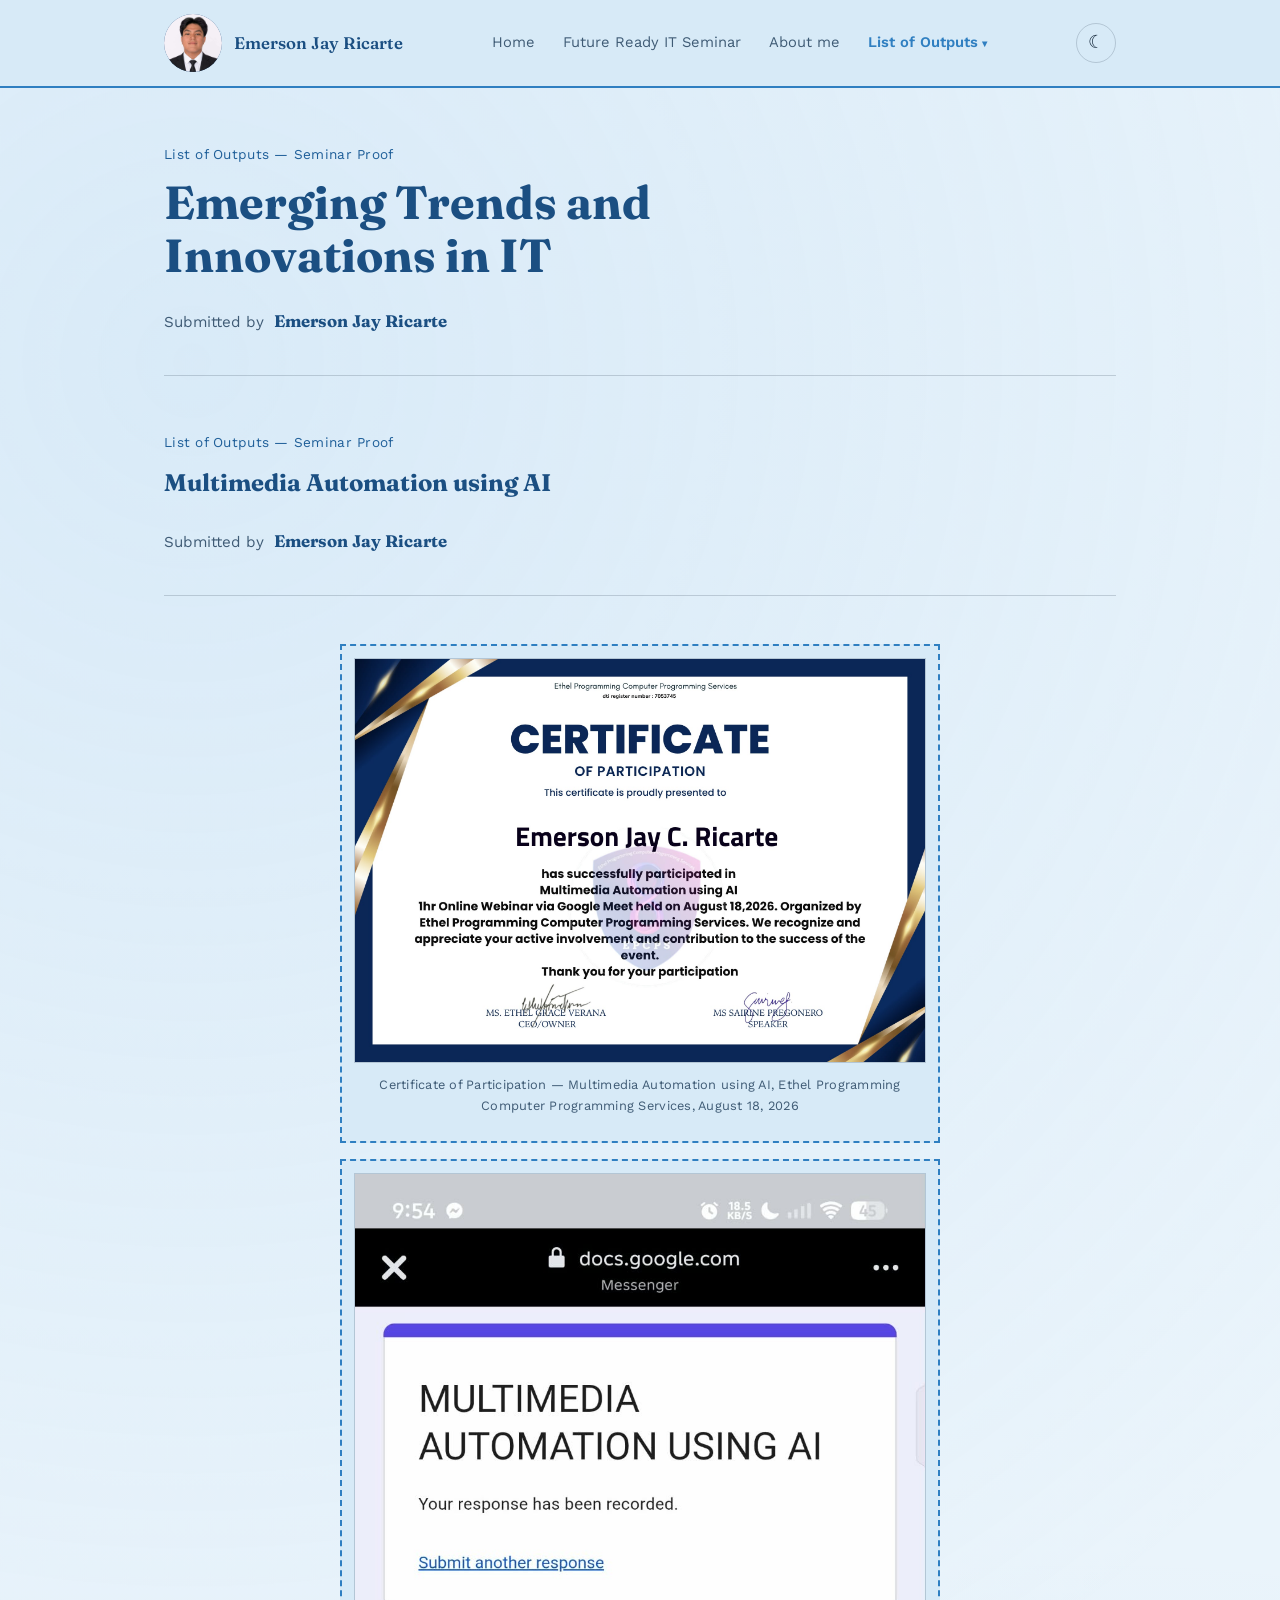
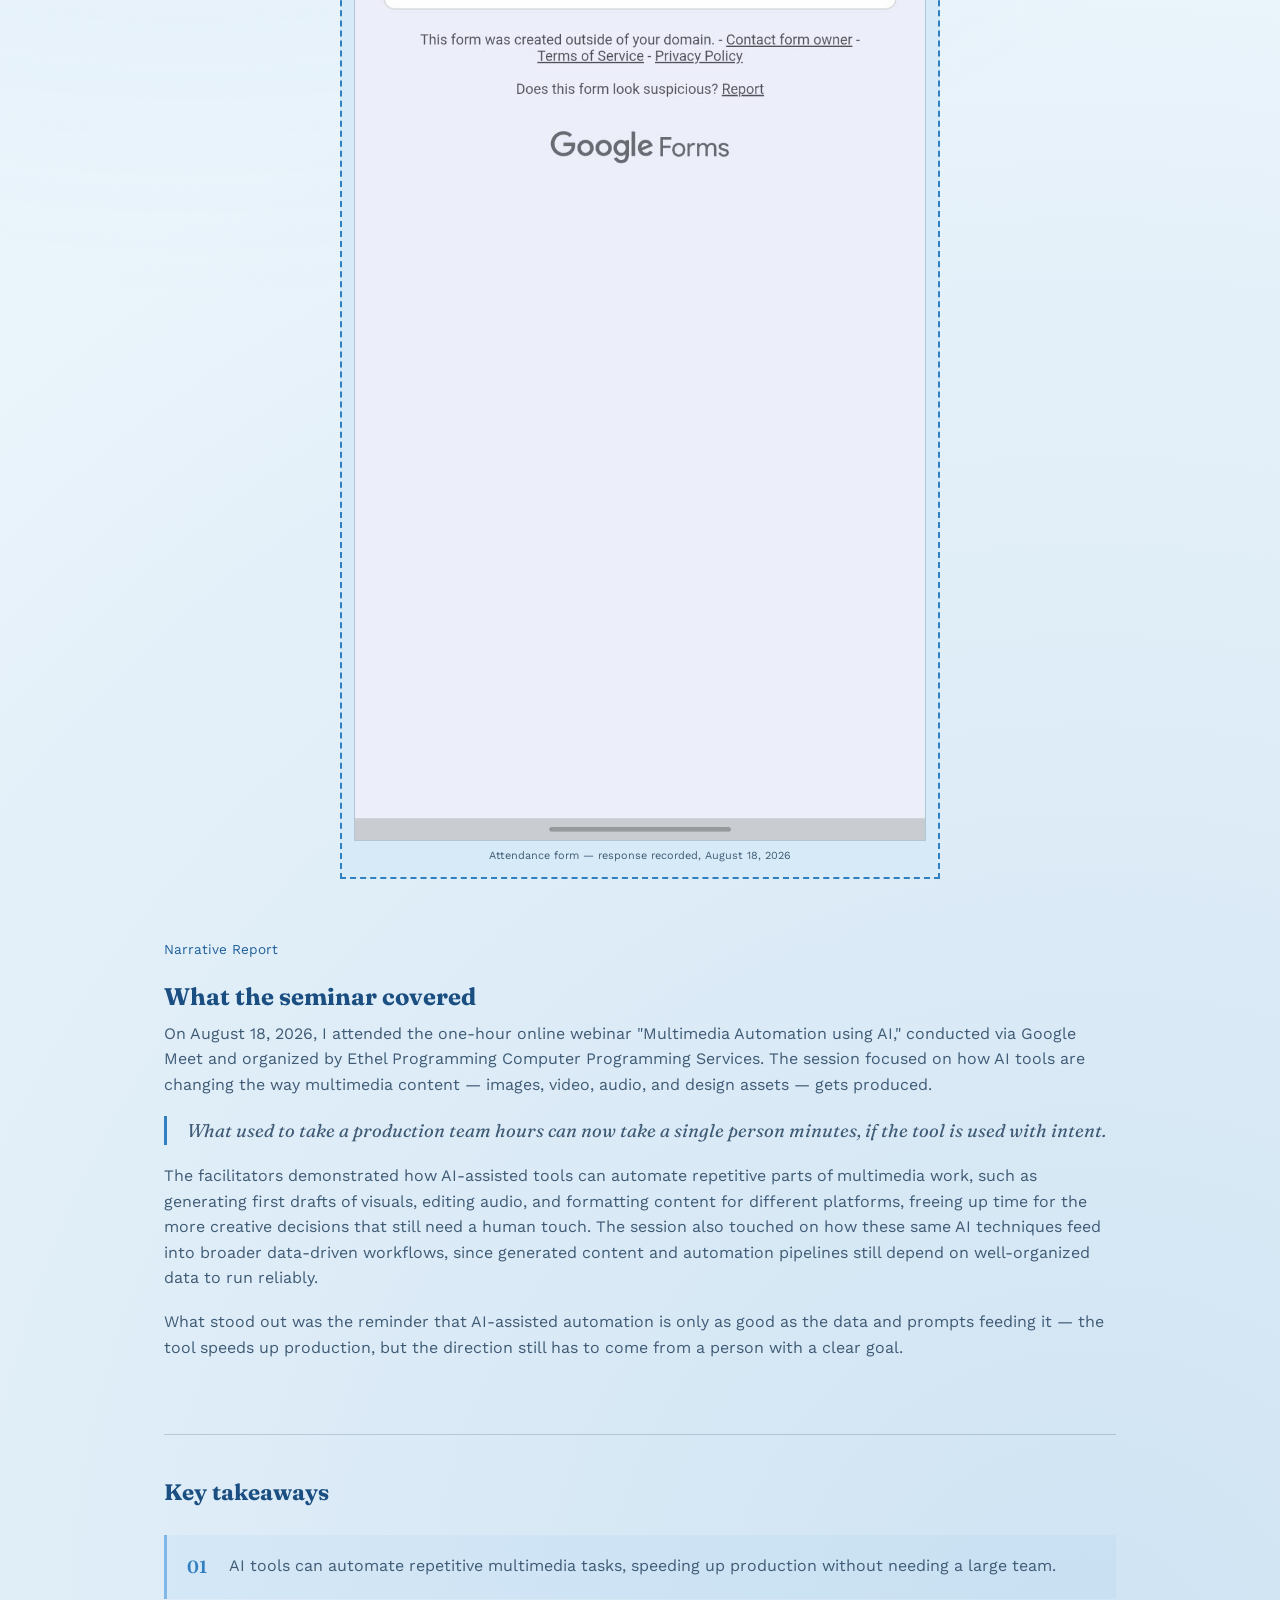
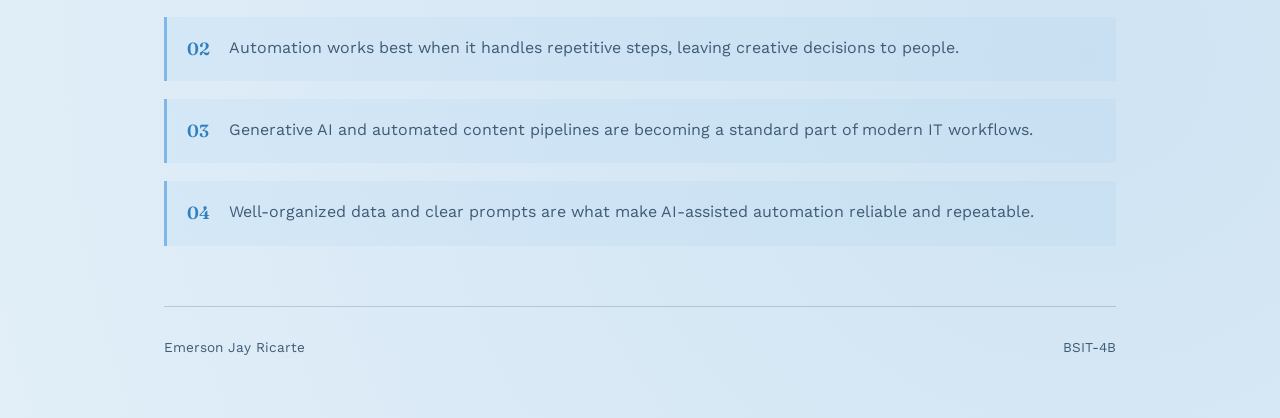
<file: emerging-trends-and-innovations-in-it.html>
<!DOCTYPE html>
<html lang="en">
<head>
<meta charset="UTF-8">
<meta name="viewport" content="width=device-width, initial-scale=1.0">
<title>Emerging Trends and Innovations in IT — Emerson Jay Ricarte</title>
<meta name="description" content="Emerging Trends and Innovations in IT — seminar output.">
<link rel="preconnect" href="https://fonts.googleapis.com">
<link rel="preconnect" href="https://fonts.gstatic.com" crossorigin>
<link href="https://fonts.googleapis.com/css2?family=Fraunces:opsz,wght@9..144,400;9..144,600;9..144,700&family=Work+Sans:wght@400;500;600&family=Petit+Formal+Script&display=swap" rel="stylesheet">
<link rel="stylesheet" href="style.css">
<style>
.showcase{ margin: 48px auto; max-width: 460px; }
@media (min-width: 900px){
  .showcase{ max-width: 600px; }
}
.showcase-cert{
  padding: 12px;
  background: var(--paper-deep);
  border: 2px dashed var(--rust);
  position: relative;
}
.showcase-cert img{
  display: block;
  width: 100%;
  height: auto;
  border: 1px solid var(--line);
}
.showcase-caption{
  text-align: center;
  margin-top: 12px;
  color: var(--ink-soft);
  font-size: 0.8rem;
  letter-spacing: 0.02em;
}
.showcase-proofs{
  margin-top: 16px;
  padding: 12px;
  background: var(--paper-deep);
  border: 2px dashed var(--rust);
  display: grid;
  grid-template-columns: repeat(auto-fit, minmax(130px, 1fr));
  gap: 10px;
  align-items: start;
}
.showcase-proofs figure{
  margin: 0;
}
.showcase-proofs img{
  width: 100%;
  display: block;
  border: 1px solid var(--line);
}
.showcase-proofs .proof-label{
  color: var(--ink-soft);
  font-size: 0.68rem;
  text-align: center;
  margin: 6px 0 0;
}
</style>
</head>
<body>

<header class="site-header">
    <div class="site-header-inner">
      <a class="brand" href="about-me.html"><span class="brand-logo"><img src="profile.jpg" alt="Emerson Jay Ricarte"></span><span class="brand-name">Emerson Jay Ricarte</span></a>
      <nav class="site-nav"><ul><li class=""><a href="index.html">Home</a></li><li class=""><a href="future-ready-it-seminar.html">Future Ready IT Seminar</a></li><li class=""><a href="about-me.html">About me</a></li><li class="has-sub current"><a href="list-of-outputs.html">List of Outputs</a><ul class="sub-nav"><li class="current"><a href="emerging-trends-and-innovations-in-it.html">Emerging Trends and Innovations in IT</a></li><li class=""><a href="cyber-security-and-ethical-issues.html">Cyber Security and Ethical Issues</a></li><li class=""><a href="data-analytics-and-artificial-intelligence.html">Data Analytics and Artificial Intelligence</a></li><li class=""><a href="cloud-computing-devops-and-modernization.html">Cloud Computing, DevOps, and Modernization</a></li><li class=""><a href="tech-entrepreneurship-and-startups-in-the-it-industry.html">Tech Entrepreneurship and Startups in the IT Industry</a></li></ul></li></ul></nav>
    </div>
  </header>

<div class="wrap">
  <section class="page-header">
    <div class="eyebrow">List of Outputs — Seminar Proof</div>
    <h1>Emerging Trends and Innovations in IT</h1>
    <div class="byline">Submitted by <strong>Emerson Jay Ricarte</strong></div>
  </section>

  <section class="page-header">
    <div class="eyebrow">List of Outputs — Seminar Proof</div>
    <h2>Multimedia Automation using AI</h2>
    <div class="byline">Submitted by <strong>Emerson Jay Ricarte</strong></div>
  </section>

  <div class="showcase">
    <div class="showcase-cert">
      <img src="cert-multimedia-automation-ai.jpg" alt="Certificate of Participation issued to Emerson Jay C. Ricarte for the webinar Multimedia Automation using AI, conducted by Ethel Programming Computer Programming Services on August 18, 2026.">
      <p class="showcase-caption">Certificate of Participation — Multimedia Automation using AI, Ethel Programming Computer Programming Services, August 18, 2026</p>
    </div>
    <div class="showcase-proofs">
      <figure>
        <img src="proof-multimedia-automation-ai-form.jpg" alt="Google Forms confirmation screen showing the response for Multimedia Automation Using AI has been recorded.">
        <p class="proof-label">Attendance form — response recorded, August 18, 2026</p>
      </figure>
    </div>
  </div>

  <section class="report">
    <div class="section-tag">Narrative Report</div>
    <h2>What the seminar covered</h2>
    <p>On August 18, 2026, I attended the one-hour online webinar "Multimedia Automation using AI," conducted via Google Meet and organized by Ethel Programming Computer Programming Services. The session focused on how AI tools are changing the way multimedia content — images, video, audio, and design assets — gets produced.</p>

    <p class="pullquote">What used to take a production team hours can now take a single person minutes, if the tool is used with intent.</p>

    <p>The facilitators demonstrated how AI-assisted tools can automate repetitive parts of multimedia work, such as generating first drafts of visuals, editing audio, and formatting content for different platforms, freeing up time for the more creative decisions that still need a human touch. The session also touched on how these same AI techniques feed into broader data-driven workflows, since generated content and automation pipelines still depend on well-organized data to run reliably.</p>

    <p>What stood out was the reminder that AI-assisted automation is only as good as the data and prompts feeding it — the tool speeds up production, but the direction still has to come from a person with a clear goal.</p>
  </section>

  <section class="takeaways">
    <h2>Key takeaways</h2>
    <div class="takeaway-list">
      <div class="takeaway-item">
        <span class="num">01</span>
        <p>AI tools can automate repetitive multimedia tasks, speeding up production without needing a large team.</p>
      </div>
      <div class="takeaway-item">
        <span class="num">02</span>
        <p>Automation works best when it handles repetitive steps, leaving creative decisions to people.</p>
      </div>
      <div class="takeaway-item">
        <span class="num">03</span>
        <p>Generative AI and automated content pipelines are becoming a standard part of modern IT workflows.</p>
      </div>
      <div class="takeaway-item">
        <span class="num">04</span>
        <p>Well-organized data and clear prompts are what make AI-assisted automation reliable and repeatable.</p>
      </div>
    </div>
  </section>

  <footer>
    <span>Emerson Jay Ricarte</span>
    <span>BSIT-4B</span>
  </footer>
</div>

<script src="script.js" defer></script>
</body>
</html>
</file>
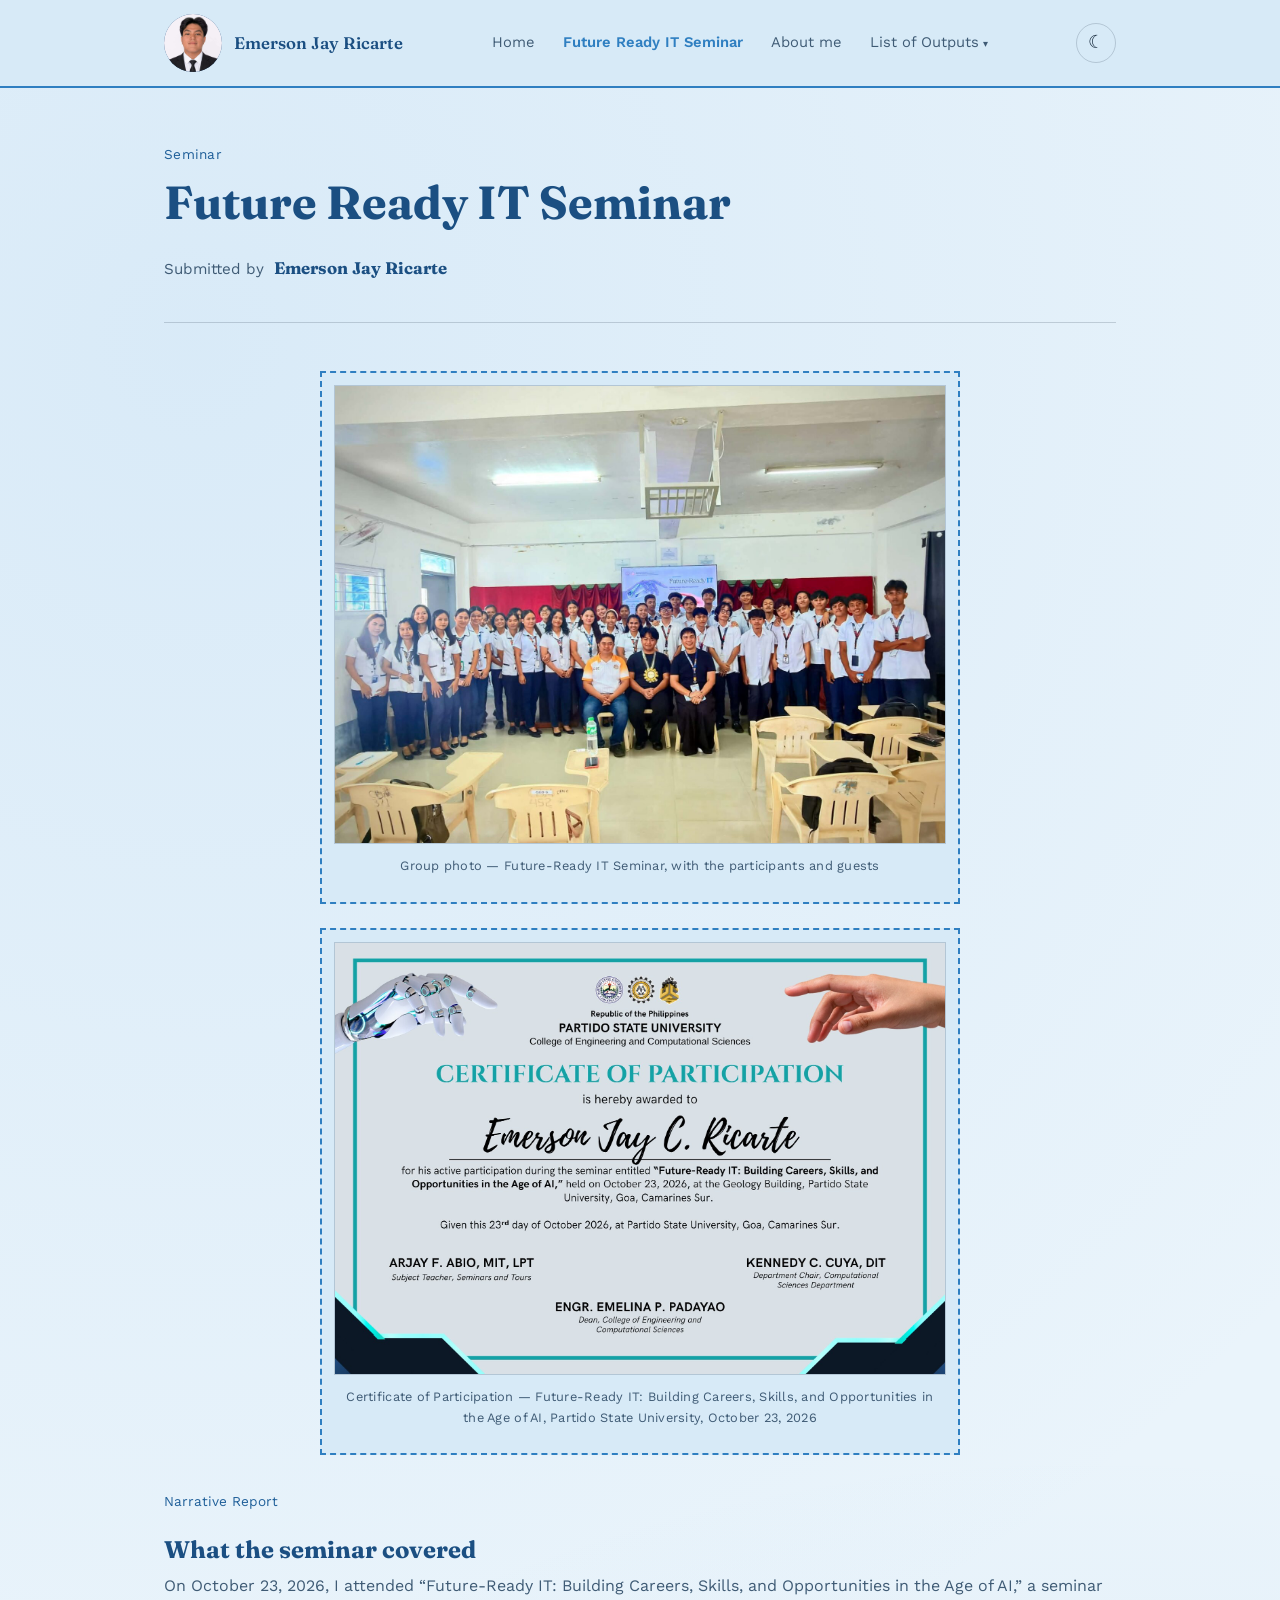
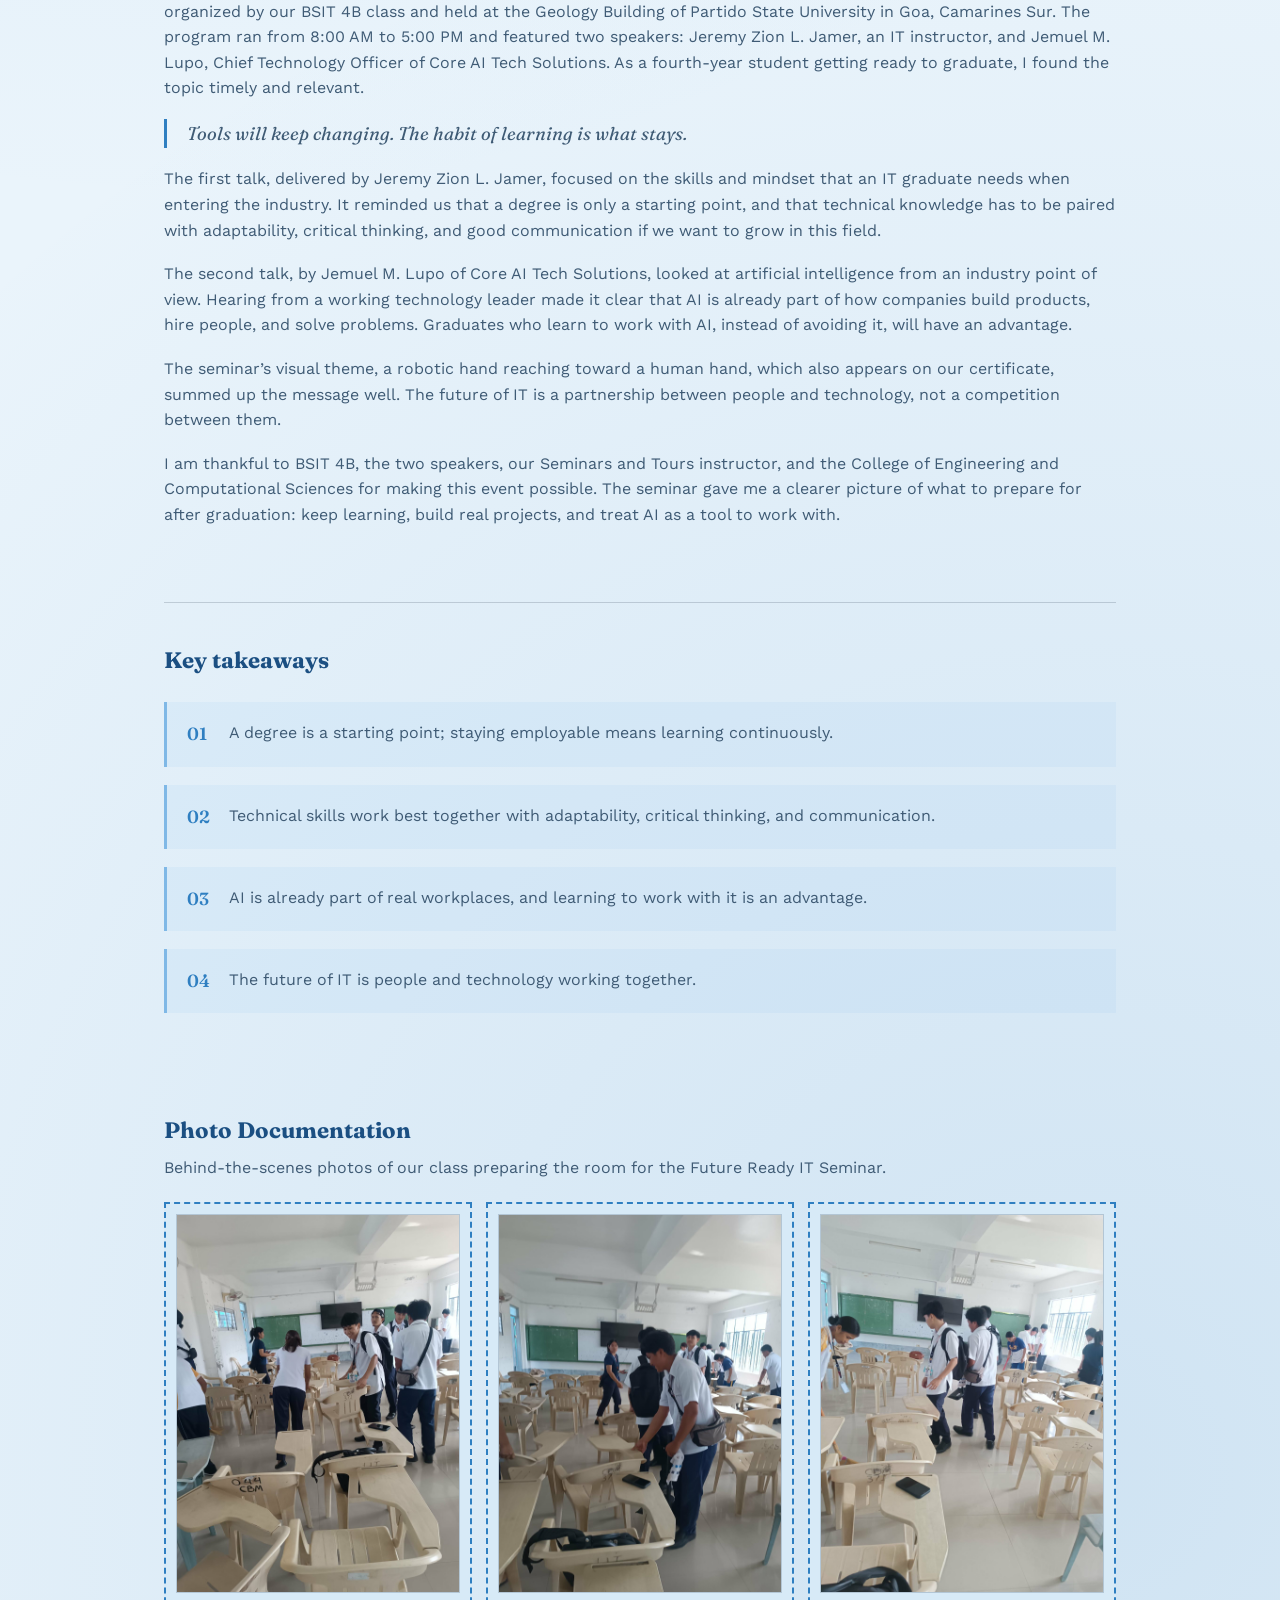
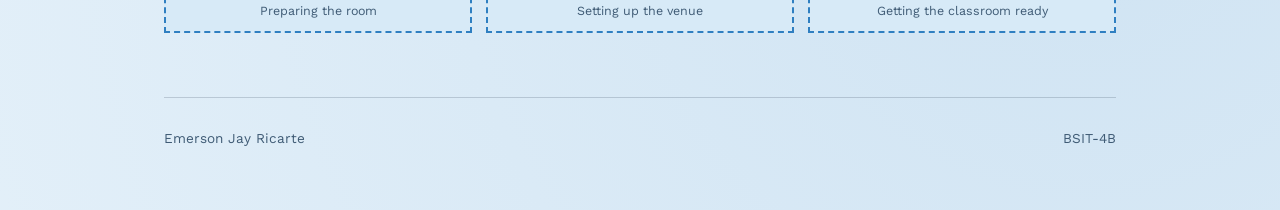
<file: future-ready-it-seminar.html>
<!DOCTYPE html>
<html lang="en">
<head>
<meta charset="UTF-8">
<meta name="viewport" content="width=device-width, initial-scale=1.0">
<title>Future Ready IT Seminar — Emerson Jay Ricarte</title>
<meta name="description" content="Future Ready IT Seminar page.">
<link rel="preconnect" href="https://fonts.googleapis.com">
<link rel="preconnect" href="https://fonts.gstatic.com" crossorigin>
<link href="https://fonts.googleapis.com/css2?family=Fraunces:opsz,wght@9..144,400;9..144,600;9..144,700&family=Work+Sans:wght@400;500;600&family=Petit+Formal+Script&display=swap" rel="stylesheet">
<link rel="stylesheet" href="style.css">
<style>
.showcase{ margin: 48px auto 24px; max-width: 640px; }
.showcase-cert{ padding: 12px; background: var(--paper-deep); border: 2px dashed var(--rust); }
.showcase-cert img{ display:block; width:100%; height:auto; border: 1px solid var(--line); }
.showcase-caption{ text-align:center; margin-top: 12px; color: var(--ink-soft); font-size: 0.8rem; letter-spacing: 0.02em; }
.seminar-photos{ padding: 40px 0 64px; }
.seminar-photos h2{ font-size: 1.4rem; margin-bottom: 6px; }
.seminar-photos .lead{ color: var(--ink-soft); margin: 0 0 22px; }
.photo-grid{ display:grid; grid-template-columns: repeat(auto-fit, minmax(200px, 1fr)); gap: 14px; }
.photo-grid figure{ margin:0; padding: 10px; background: var(--paper-deep); border: 2px dashed var(--rust); }
.photo-grid img{ display:block; width:100%; aspect-ratio: 3/4; object-fit: cover; border: 1px solid var(--line); }
.photo-grid figcaption{ margin-top: 8px; text-align:center; font-size: 0.78rem; color: var(--ink-soft); }
</style>
</head>
<body>

<header class="site-header">
    <div class="site-header-inner">
      <a class="brand" href="about-me.html"><span class="brand-logo"><img src="profile.jpg" alt="Emerson Jay Ricarte"></span><span class="brand-name">Emerson Jay Ricarte</span></a>
      <nav class="site-nav"><ul><li class=""><a href="index.html">Home</a></li><li class="current"><a href="future-ready-it-seminar.html">Future Ready IT Seminar</a></li><li class=""><a href="about-me.html">About me</a></li><li class="has-sub "><a href="list-of-outputs.html">List of Outputs</a><ul class="sub-nav"><li class=""><a href="emerging-trends-and-innovations-in-it.html">Emerging Trends and Innovations in IT</a></li><li class=""><a href="cyber-security-and-ethical-issues.html">Cyber Security and Ethical Issues</a></li><li class=""><a href="data-analytics-and-artificial-intelligence.html">Data Analytics and Artificial Intelligence</a></li><li class=""><a href="cloud-computing-devops-and-modernization.html">Cloud Computing, DevOps, and Modernization</a></li><li class=""><a href="tech-entrepreneurship-and-startups-in-the-it-industry.html">Tech Entrepreneurship and Startups in the IT Industry</a></li></ul></li></ul></nav>
    </div>
  </header>

<div class="wrap">
  <section class="page-header">
    <div class="eyebrow">Seminar</div>
    <h1>Future Ready IT Seminar</h1>
    <div class="byline">Submitted by <strong>Emerson Jay Ricarte</strong></div>
  </section>

  <div class="showcase">
    <div class="showcase-cert">
      <img src="future-ready-it-group.jpg" alt="Group photo of BSIT students and guests in front of the Future-Ready IT presentation slide in the classroom.">
      <p class="showcase-caption">Group photo — Future-Ready IT Seminar, with the participants and guests</p>
    </div>
  </div>

  <div class="showcase" style="margin-top:0;">
    <div class="showcase-cert">
      <img src="cert-future-ready-it.jpg" alt="Certificate of Participation issued to Emerson Jay C. Ricarte for the seminar Future-Ready IT: Building Careers, Skills, and Opportunities in the Age of AI, held on October 23, 2026 at the Geology Building, Partido State University, Goa, Camarines Sur.">
      <p class="showcase-caption">Certificate of Participation — Future-Ready IT: Building Careers, Skills, and Opportunities in the Age of AI, Partido State University, October 23, 2026</p>
    </div>
  </div>

  <section class="report">
    <div class="section-tag">Narrative Report</div>
    <h2>What the seminar covered</h2>
    <p>On October 23, 2026, I attended “Future-Ready IT: Building Careers, Skills, and Opportunities in the Age of AI,” a seminar organized by our BSIT 4B class and held at the Geology Building of Partido State University in Goa, Camarines Sur. The program ran from 8:00 AM to 5:00 PM and featured two speakers: Jeremy Zion L. Jamer, an IT instructor, and Jemuel M. Lupo, Chief Technology Officer of Core AI Tech Solutions. As a fourth-year student getting ready to graduate, I found the topic timely and relevant.</p>

    <p class="pullquote">Tools will keep changing. The habit of learning is what stays.</p>

    <p>The first talk, delivered by Jeremy Zion L. Jamer, focused on the skills and mindset that an IT graduate needs when entering the industry. It reminded us that a degree is only a starting point, and that technical knowledge has to be paired with adaptability, critical thinking, and good communication if we want to grow in this field.</p>

    <p>The second talk, by Jemuel M. Lupo of Core AI Tech Solutions, looked at artificial intelligence from an industry point of view. Hearing from a working technology leader made it clear that AI is already part of how companies build products, hire people, and solve problems. Graduates who learn to work with AI, instead of avoiding it, will have an advantage.</p>

    <p>The seminar’s visual theme, a robotic hand reaching toward a human hand, which also appears on our certificate, summed up the message well. The future of IT is a partnership between people and technology, not a competition between them.</p>

    <p>I am thankful to BSIT 4B, the two speakers, our Seminars and Tours instructor, and the College of Engineering and Computational Sciences for making this event possible. The seminar gave me a clearer picture of what to prepare for after graduation: keep learning, build real projects, and treat AI as a tool to work with.</p>
  </section>

  <section class="takeaways">
    <h2>Key takeaways</h2>
    <div class="takeaway-list">
      <div class="takeaway-item"><span class="num">01</span><p>A degree is a starting point; staying employable means learning continuously.</p></div>
      <div class="takeaway-item"><span class="num">02</span><p>Technical skills work best together with adaptability, critical thinking, and communication.</p></div>
      <div class="takeaway-item"><span class="num">03</span><p>AI is already part of real workplaces, and learning to work with it is an advantage.</p></div>
      <div class="takeaway-item"><span class="num">04</span><p>The future of IT is people and technology working together.</p></div>
    </div>
  </section>

  <section class="seminar-photos">
    <h2>Photo Documentation</h2>
    <p class="lead">Behind-the-scenes photos of our class preparing the room for the Future Ready IT Seminar.</p>
    <div class="photo-grid">
      <figure><img src="seminar-1.jpg" alt="Students arranging chairs in the classroom before the Future Ready IT Seminar"><figcaption>Preparing the room</figcaption></figure>
      <figure><img src="seminar-2.jpg" alt="Students setting up the classroom for the Future Ready IT Seminar"><figcaption>Setting up the venue</figcaption></figure>
      <figure><img src="seminar-3.jpg" alt="Classmates tidying and arranging the classroom for the Future Ready IT Seminar"><figcaption>Getting the classroom ready</figcaption></figure>
    </div>
  </section>

  <footer>
    <span>Emerson Jay Ricarte</span>
    <span>BSIT-4B</span>
  </footer>
</div>

<script src="script.js" defer></script>
</body>
</html>
</file>
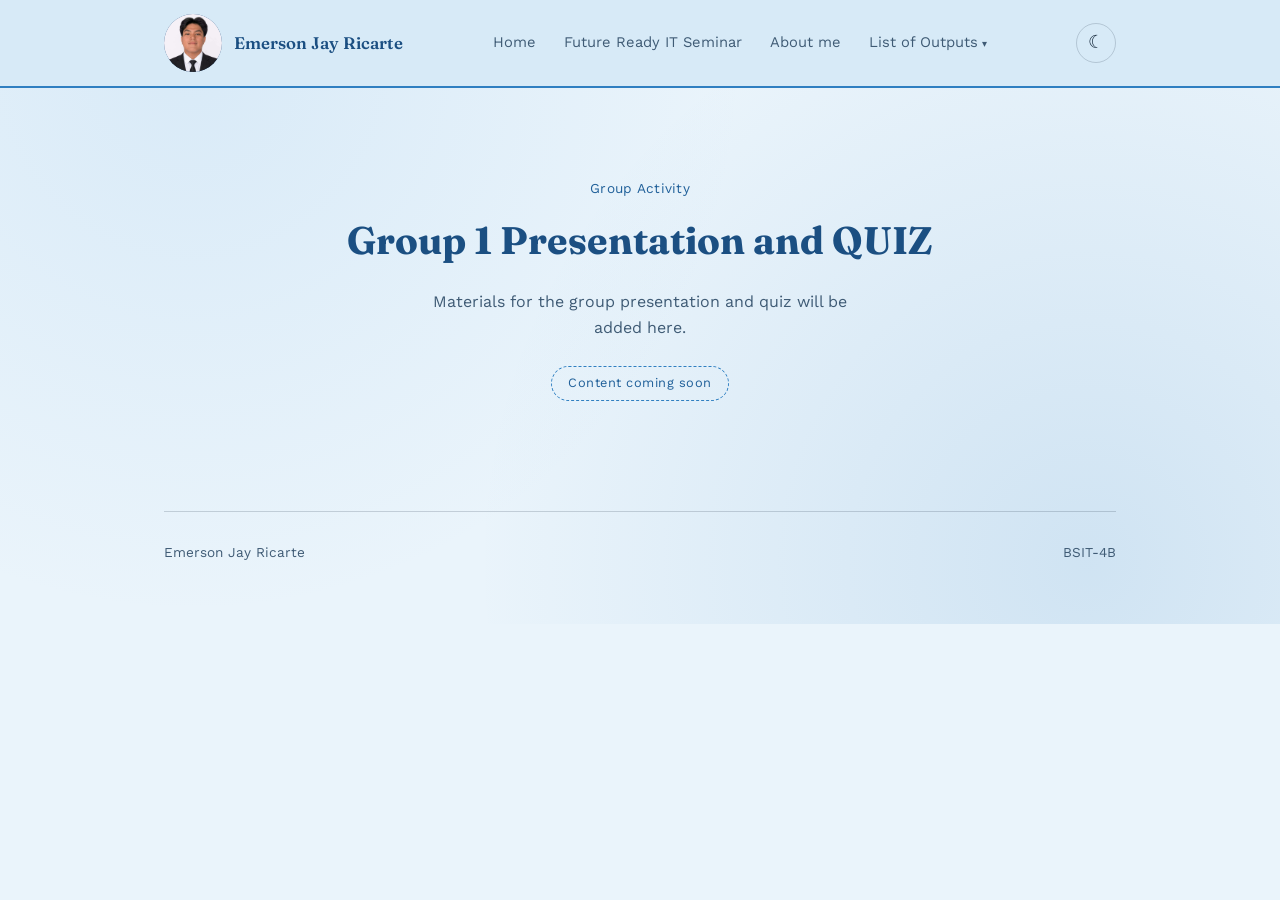
<file: group-1-presentation-and-quiz.html>
<!DOCTYPE html>
<html lang="en">
<head>
<meta charset="UTF-8">
<meta name="viewport" content="width=device-width, initial-scale=1.0">
<title>Group 1 Presentation and QUIZ — Emerson Jay Ricarte</title>
<meta name="description" content="Group 1 presentation and quiz page.">
<link rel="preconnect" href="https://fonts.googleapis.com">
<link rel="preconnect" href="https://fonts.gstatic.com" crossorigin>
<link href="https://fonts.googleapis.com/css2?family=Fraunces:opsz,wght@9..144,400;9..144,600;9..144,700&family=Work+Sans:wght@400;500;600&family=Petit+Formal+Script&display=swap" rel="stylesheet">
<link rel="stylesheet" href="style.css">
</head>
<body>

<header class="site-header">
    <div class="site-header-inner">
      <a class="brand" href="about-me.html"><span class="brand-logo"><img src="profile.jpg" alt="Emerson Jay Ricarte"></span><span class="brand-name">Emerson Jay Ricarte</span></a>
      <nav class="site-nav"><ul><li class=""><a href="index.html">Home</a></li><li class=""><a href="future-ready-it-seminar.html">Future Ready IT Seminar</a></li><li class=""><a href="about-me.html">About me</a></li><li class="has-sub "><a href="list-of-outputs.html">List of Outputs</a><ul class="sub-nav"><li class=""><a href="emerging-trends-and-innovations-in-it.html">Emerging Trends and Innovations in IT</a></li><li class=""><a href="cyber-security-and-ethical-issues.html">Cyber Security and Ethical Issues</a></li><li class=""><a href="data-analytics-and-artificial-intelligence.html">Data Analytics and Artificial Intelligence</a></li><li class=""><a href="cloud-computing-devops-and-modernization.html">Cloud Computing, DevOps, and Modernization</a></li><li class=""><a href="tech-entrepreneurship-and-startups-in-the-it-industry.html">Tech Entrepreneurship and Startups in the IT Industry</a></li></ul></li></ul></nav>
    </div>
  </header>

<div class="wrap">
  <section class="placeholder">
    <div class="eyebrow">Group Activity</div>
    <h1>Group 1 Presentation and QUIZ</h1>
    <p>Materials for the group presentation and quiz will be added here.</p>
    <span class="badge">Content coming soon</span>
  </section>

  <footer>
    <span>Emerson Jay Ricarte</span>
    <span>BSIT-4B</span>
  </footer>
</div>

<script src="script.js" defer></script>
</body>
</html>
</file>
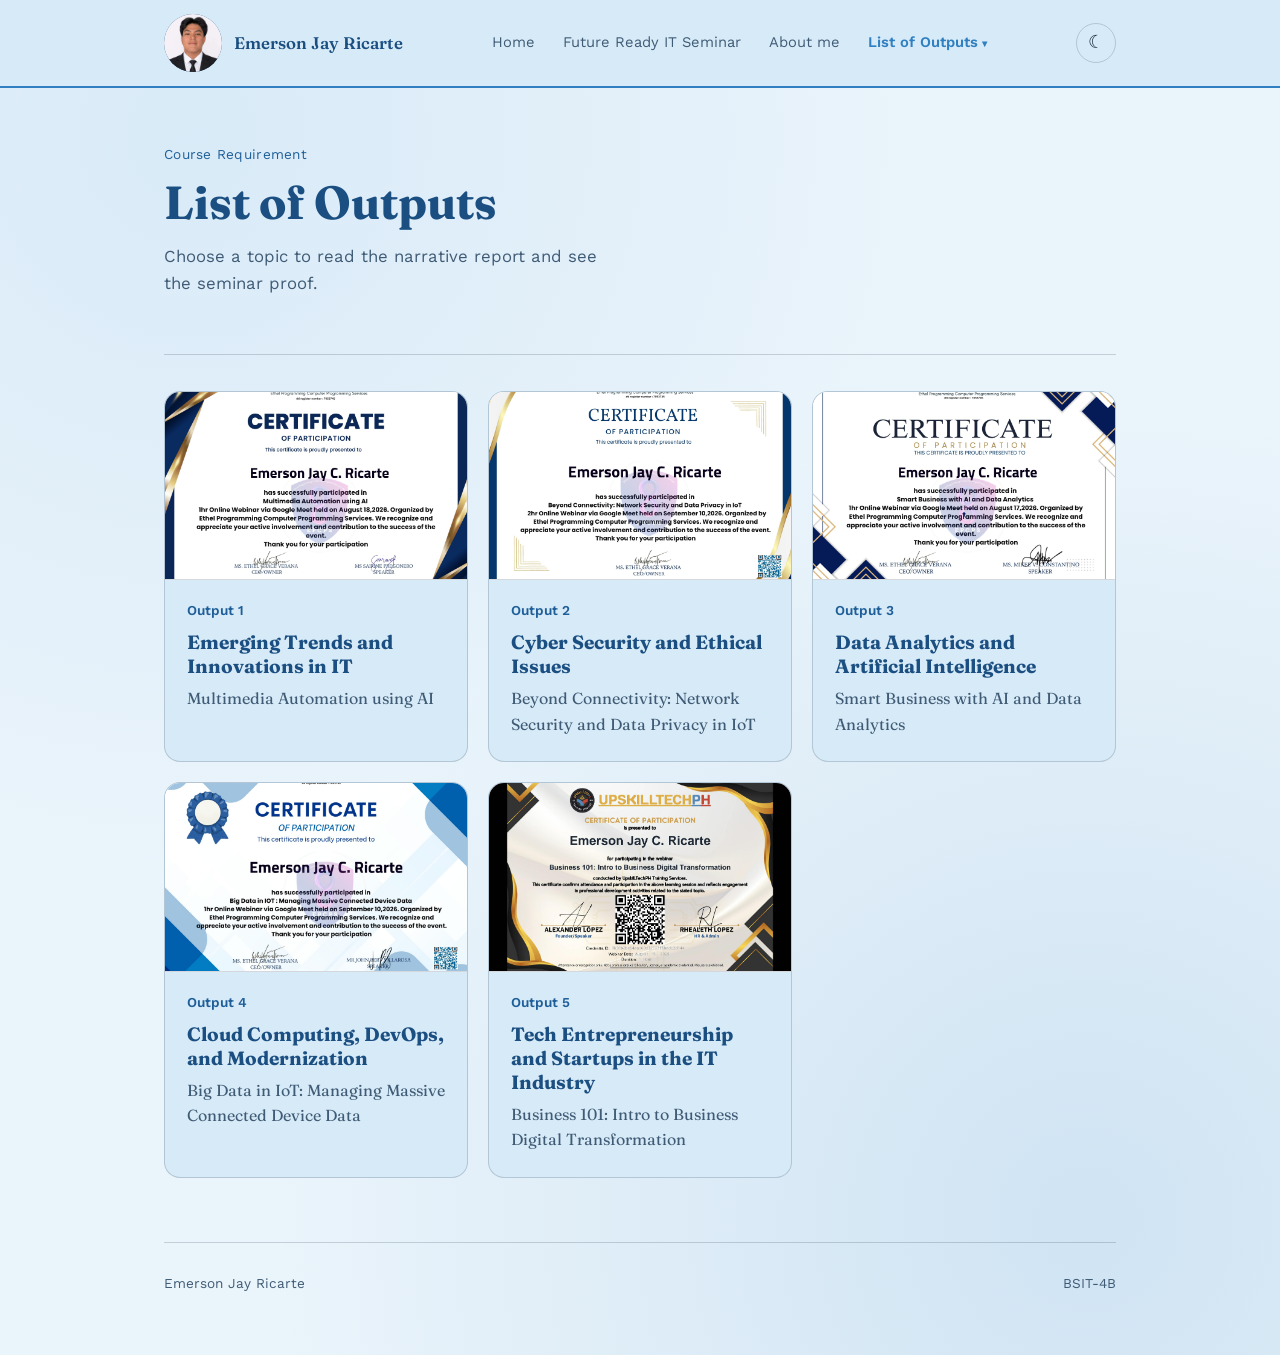
<file: list-of-outputs.html>
<!DOCTYPE html>
<html lang="en">
<head>
<meta charset="UTF-8">
<meta name="viewport" content="width=device-width, initial-scale=1.0">
<title>List of Outputs — Emerson Jay Ricarte</title>
<meta name="description" content="Index of seminar output pages.">
<link rel="preconnect" href="https://fonts.googleapis.com">
<link rel="preconnect" href="https://fonts.gstatic.com" crossorigin>
<link href="https://fonts.googleapis.com/css2?family=Fraunces:opsz,wght@9..144,400;9..144,600;9..144,700&family=Work+Sans:wght@400;500;600&family=Petit+Formal+Script&display=swap" rel="stylesheet">
<link rel="stylesheet" href="style.css">
<style>
.output-grid{ display:grid; grid-template-columns: repeat(auto-fit, minmax(260px, 1fr)); gap: 20px; padding: 36px 0 64px; }
.output-card{ display:flex; flex-direction:column; background: var(--paper-deep); border: 1px solid var(--line); border-radius: 16px; overflow:hidden; text-decoration:none; color: var(--ink); transition: transform .15s ease, border-color .15s ease, box-shadow .15s ease; }
.output-card:hover{ transform: translateY(-3px); border-color: var(--rust); box-shadow: 0 10px 24px rgba(18,38,58,0.12); }
.output-thumb{ aspect-ratio: 16/10; background: #fff; overflow:hidden; border-bottom: 1px solid var(--line); }
.output-thumb img{ display:block; width:100%; height:100%; object-fit: cover; }
.output-body{ padding: 20px 22px 24px; display:flex; flex-direction:column; gap: 8px; flex:1; }
.output-num{ font-size: 0.85rem; font-weight: 600; color: var(--rust-deep); }
.output-body h3{ font-size: 1.2rem; line-height: 1.25; }
.output-body p{ margin: 0; color: var(--ink-soft); font-family:'Fraunces',serif; font-size: 1rem; }
.wrap .output-card img{ cursor: pointer; }
</style>
</head>
<body>

<header class="site-header">
    <div class="site-header-inner">
      <a class="brand" href="about-me.html"><span class="brand-logo"><img src="profile.jpg" alt="Emerson Jay Ricarte"></span><span class="brand-name">Emerson Jay Ricarte</span></a>
      <nav class="site-nav"><ul><li class=""><a href="index.html">Home</a></li><li class=""><a href="future-ready-it-seminar.html">Future Ready IT Seminar</a></li><li class=""><a href="about-me.html">About me</a></li><li class="has-sub current"><a href="list-of-outputs.html">List of Outputs</a><ul class="sub-nav"><li class=""><a href="emerging-trends-and-innovations-in-it.html">Emerging Trends and Innovations in IT</a></li><li class=""><a href="cyber-security-and-ethical-issues.html">Cyber Security and Ethical Issues</a></li><li class=""><a href="data-analytics-and-artificial-intelligence.html">Data Analytics and Artificial Intelligence</a></li><li class=""><a href="cloud-computing-devops-and-modernization.html">Cloud Computing, DevOps, and Modernization</a></li><li class=""><a href="tech-entrepreneurship-and-startups-in-the-it-industry.html">Tech Entrepreneurship and Startups in the IT Industry</a></li></ul></li></ul></nav>
    </div>
  </header>

<div class="wrap">
  <section class="page-header">
    <div class="eyebrow">Course Requirement</div>
    <h1>List of Outputs</h1>
    <p class="subhead">Choose a topic to read the narrative report and see the seminar proof.</p>
  </section>
  <section class="output-grid">
      <a class="output-card" href="emerging-trends-and-innovations-in-it.html">
        <div class="output-thumb"><img src="cert-multimedia-automation-ai.jpg" alt="Certificate of Participation — Multimedia Automation using AI"></div>
        <div class="output-body"><span class="output-num">Output 1</span><h3>Emerging Trends and Innovations in IT</h3><p>Multimedia Automation using AI</p></div>
      </a>
      <a class="output-card" href="cyber-security-and-ethical-issues.html">
        <div class="output-thumb"><img src="cert-beyond-connectivity-network-security-data-privacy-iot.jpg" alt="Certificate of Participation — Beyond Connectivity: Network Security and Data Privacy in IoT"></div>
        <div class="output-body"><span class="output-num">Output 2</span><h3>Cyber Security and Ethical Issues</h3><p>Beyond Connectivity: Network Security and Data Privacy in IoT</p></div>
      </a>
      <a class="output-card" href="data-analytics-and-artificial-intelligence.html">
        <div class="output-thumb"><img src="cert-smart-business-ai-data-analytics.jpg" alt="Certificate of Participation — Smart Business with AI and Data Analytics"></div>
        <div class="output-body"><span class="output-num">Output 3</span><h3>Data Analytics and Artificial Intelligence</h3><p>Smart Business with AI and Data Analytics</p></div>
      </a>
      <a class="output-card" href="cloud-computing-devops-and-modernization.html">
        <div class="output-thumb"><img src="cert-big-data-in-iot-managing-massive-connected-device-data.jpg" alt="Certificate of Participation — Big Data in IoT: Managing Massive Connected Device Data"></div>
        <div class="output-body"><span class="output-num">Output 4</span><h3>Cloud Computing, DevOps, and Modernization</h3><p>Big Data in IoT: Managing Massive Connected Device Data</p></div>
      </a>
      <a class="output-card" href="tech-entrepreneurship-and-startups-in-the-it-industry.html">
        <div class="output-thumb"><img src="cert-business-digital-transformation.jpg" alt="Certificate of Participation — Business 101: Intro to Business Digital Transformation"></div>
        <div class="output-body"><span class="output-num">Output 5</span><h3>Tech Entrepreneurship and Startups in the IT Industry</h3><p>Business 101: Intro to Business Digital Transformation</p></div>
      </a>
  </section>

  <footer>
    <span>Emerson Jay Ricarte</span>
    <span>BSIT-4B</span>
  </footer>
</div>

<script src="script.js" defer></script>
</body>
</html>
</file>
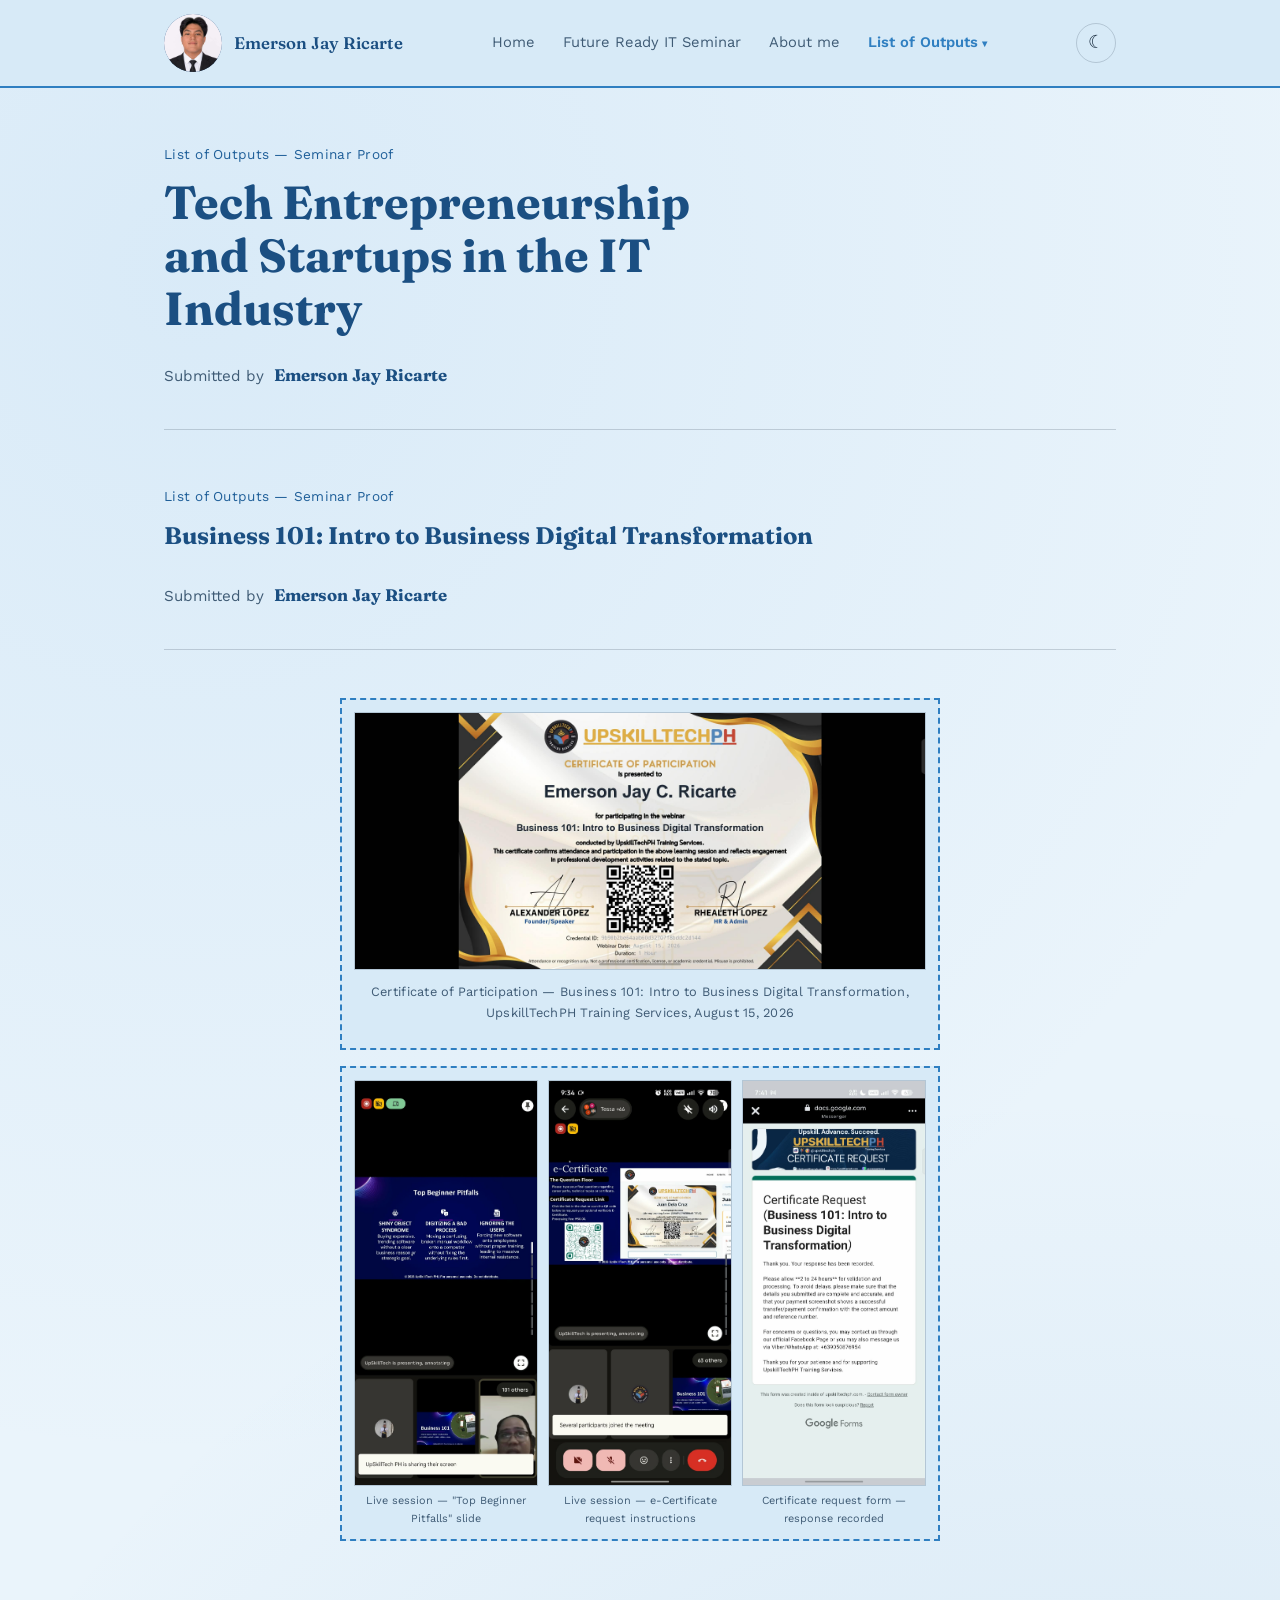
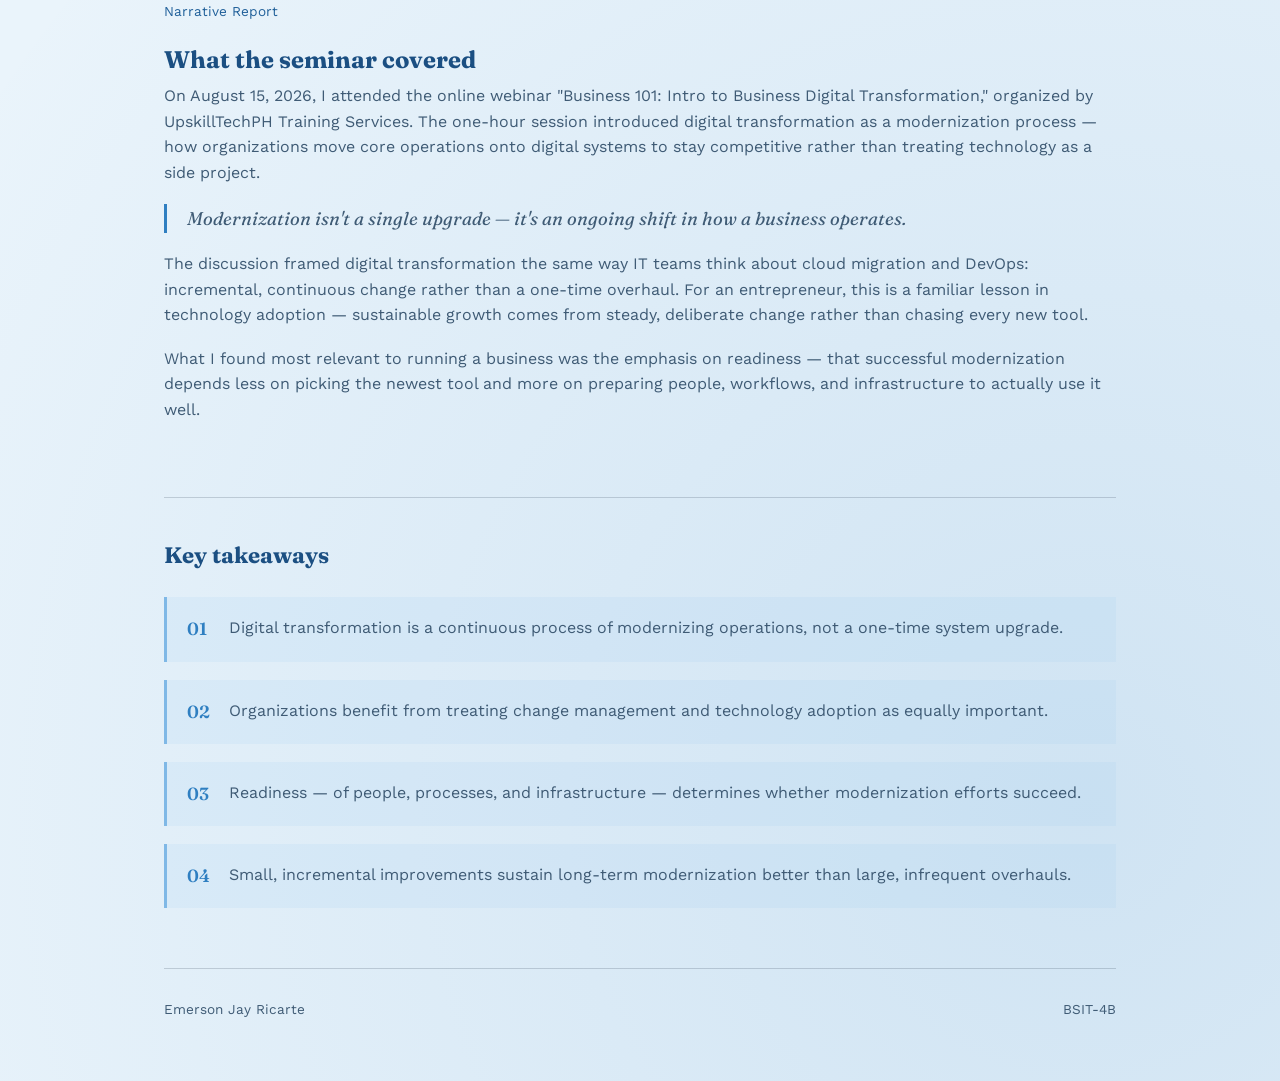
<file: tech-entrepreneurship-and-startups-in-the-it-industry.html>
<!DOCTYPE html>
<html lang="en">
<head>
<meta charset="UTF-8">
<meta name="viewport" content="width=device-width, initial-scale=1.0">
<title>Tech Entrepreneurship and Startups in the IT Industry — Emerson Jay Ricarte</title>
<meta name="description" content="Seminar proof and narrative report on Tech Entrepreneurship and Startups in the IT Industry.">
<link rel="preconnect" href="https://fonts.googleapis.com">
<link rel="preconnect" href="https://fonts.gstatic.com" crossorigin>
<link href="https://fonts.googleapis.com/css2?family=Fraunces:opsz,wght@9..144,400;9..144,600;9..144,700&family=Work+Sans:wght@400;500;600&family=Petit+Formal+Script&display=swap" rel="stylesheet">
<link rel="stylesheet" href="style.css">
<style>
.showcase{ margin: 48px auto; max-width: 460px; }
@media (min-width: 900px){
  .showcase{ max-width: 600px; }
}
.showcase-cert{
  padding: 12px;
  background: var(--paper-deep);
  border: 2px dashed var(--rust);
  position: relative;
}
.showcase-cert img{
  display: block;
  width: 100%;
  height: auto;
  border: 1px solid var(--line);
}
.showcase-caption{
  text-align: center;
  margin-top: 12px;
  color: var(--ink-soft);
  font-size: 0.8rem;
  letter-spacing: 0.02em;
}
.showcase-proofs{
  margin-top: 16px;
  padding: 12px;
  background: var(--paper-deep);
  border: 2px dashed var(--rust);
  display: grid;
  grid-template-columns: repeat(auto-fit, minmax(130px, 1fr));
  gap: 10px;
  align-items: start;
}
.showcase-proofs figure{
  margin: 0;
}
.showcase-proofs img{
  width: 100%;
  display: block;
  border: 1px solid var(--line);
}
.showcase-proofs .proof-label{
  color: var(--ink-soft);
  font-size: 0.68rem;
  text-align: center;
  margin: 6px 0 0;
}
</style>
</head>
<body>

<header class="site-header">
    <div class="site-header-inner">
      <a class="brand" href="about-me.html"><span class="brand-logo"><img src="profile.jpg" alt="Emerson Jay Ricarte"></span><span class="brand-name">Emerson Jay Ricarte</span></a>
      <nav class="site-nav"><ul><li class=""><a href="index.html">Home</a></li><li class=""><a href="future-ready-it-seminar.html">Future Ready IT Seminar</a></li><li class=""><a href="about-me.html">About me</a></li><li class="has-sub current"><a href="list-of-outputs.html">List of Outputs</a><ul class="sub-nav"><li class=""><a href="emerging-trends-and-innovations-in-it.html">Emerging Trends and Innovations in IT</a></li><li class=""><a href="cyber-security-and-ethical-issues.html">Cyber Security and Ethical Issues</a></li><li class=""><a href="data-analytics-and-artificial-intelligence.html">Data Analytics and Artificial Intelligence</a></li><li class=""><a href="cloud-computing-devops-and-modernization.html">Cloud Computing, DevOps, and Modernization</a></li><li class="current"><a href="tech-entrepreneurship-and-startups-in-the-it-industry.html">Tech Entrepreneurship and Startups in the IT Industry</a></li></ul></li></ul></nav>
    </div>
  </header>

<div class="wrap">
  <section class="page-header">
    <div class="eyebrow">List of Outputs — Seminar Proof</div>
    <h1>Tech Entrepreneurship and Startups in the IT Industry</h1>
    <div class="byline">Submitted by <strong>Emerson Jay Ricarte</strong></div>
  </section>

  <section class="page-header">
    <div class="eyebrow">List of Outputs — Seminar Proof</div>
    <h2>Business 101: Intro to Business Digital Transformation</h2>
    <div class="byline">Submitted by <strong>Emerson Jay Ricarte</strong></div>
  </section>

  <div class="showcase">
    <div class="showcase-cert">
      <img src="cert-business-digital-transformation.jpg" alt="Certificate of Participation issued to Emerson Jay C. Ricarte for the webinar Business 101: Intro to Business Digital Transformation, conducted by UpskillTechPH Training Services on August 15, 2026.">
      <p class="showcase-caption">Certificate of Participation — Business 101: Intro to Business Digital Transformation, UpskillTechPH Training Services, August 15, 2026</p>
    </div>
    <div class="showcase-proofs">
      <figure>
        <img src="proof-business101-meet-top-beginner-pitfalls.jpg" alt="Screenshot of the live Business 101 Google Meet session showing the 'Top Beginner Pitfalls' slide, with the presenter and other participants visible.">
        <p class="proof-label">Live session — "Top Beginner Pitfalls" slide</p>
      </figure>
      <figure>
        <img src="proof-business101-meet-ecertificate-request.jpg" alt="Screenshot of the live Business 101 Google Meet session showing the e-Certificate request instructions and QR code.">
        <p class="proof-label">Live session — e-Certificate request instructions</p>
      </figure>
      <figure>
        <img src="proof-business101-certificate-request-form.jpg" alt="Google Forms confirmation screen showing the certificate request for Business 101: Intro to Business Digital Transformation has been recorded.">
        <p class="proof-label">Certificate request form — response recorded</p>
      </figure>
    </div>
  </div>

  <section class="report">
    <div class="section-tag">Narrative Report</div>
    <h2>What the seminar covered</h2>
    <p>On August 15, 2026, I attended the online webinar "Business 101: Intro to Business Digital Transformation," organized by UpskillTechPH Training Services. The one-hour session introduced digital transformation as a modernization process — how organizations move core operations onto digital systems to stay competitive rather than treating technology as a side project.</p>

    <p class="pullquote">Modernization isn't a single upgrade — it's an ongoing shift in how a business operates.</p>

    <p>The discussion framed digital transformation the same way IT teams think about cloud migration and DevOps: incremental, continuous change rather than a one-time overhaul. For an entrepreneur, this is a familiar lesson in technology adoption — sustainable growth comes from steady, deliberate change rather than chasing every new tool.</p>

    <p>What I found most relevant to running a business was the emphasis on readiness — that successful modernization depends less on picking the newest tool and more on preparing people, workflows, and infrastructure to actually use it well.</p>
  </section>

  <section class="takeaways">
    <h2>Key takeaways</h2>
    <div class="takeaway-list">
      <div class="takeaway-item">
        <span class="num">01</span>
        <p>Digital transformation is a continuous process of modernizing operations, not a one-time system upgrade.</p>
      </div>
      <div class="takeaway-item">
        <span class="num">02</span>
        <p>Organizations benefit from treating change management and technology adoption as equally important.</p>
      </div>
      <div class="takeaway-item">
        <span class="num">03</span>
        <p>Readiness — of people, processes, and infrastructure — determines whether modernization efforts succeed.</p>
      </div>
      <div class="takeaway-item">
        <span class="num">04</span>
        <p>Small, incremental improvements sustain long-term modernization better than large, infrequent overhauls.</p>
      </div>
    </div>
  </section>

  <footer>
    <span>Emerson Jay Ricarte</span>
    <span>BSIT-4B</span>
  </footer>
</div>

<script src="script.js" defer></script>
</body>
</html>
</file>
<file: style.css>
:root{
  --paper: #EAF4FB;
  --paper-deep: #D7EAF7;
  --ink: #12263A;
  --ink-soft: #3F5B75;
  --rust: #2F7FC1;
  --rust-deep: #1F5F99;
  --gold: #7FB8E6;
  --maroon: #1B4F82;
  --line: rgba(18,38,58, 0.18);
  --content-max: 760px;
}

@media (min-width: 900px){
  :root{ --content-max: 880px; }
}

@media (min-width: 1200px){
  :root{ --content-max: 1000px; }
}

@media (min-width: 1500px){
  :root{ --content-max: 1120px; }
}

*{ box-sizing: border-box; }

html, body{
  margin:0;
  padding:0;
  background: var(--paper);
  color: var(--ink);
  font-family: 'Work Sans', sans-serif;
  line-height: 1.6;
}

body{
  background-image:
    radial-gradient(circle at 15% 10%, rgba(127,184,230,0.16), transparent 45%),
    radial-gradient(circle at 85% 90%, rgba(47,127,193,0.14), transparent 50%);
}

h1, h2, h3{
  font-family: 'Fraunces', serif;
  color: var(--maroon);
  margin: 0;
}

a{ color: var(--rust-deep); }

.wrap{
  max-width: var(--content-max);
  margin: 0 auto;
  padding: 0 24px;
}

/* ---------- SITE NAV ---------- */
.site-header{
  background: var(--paper-deep);
  border-bottom: 2px solid var(--rust);
  position: sticky;
  top: 0;
  z-index: 50;
}

.site-header-inner{
  max-width: var(--content-max);
  margin: 0 auto;
  padding: 14px 24px;
  display: flex;
  align-items: center;
  justify-content: space-between;
  flex-wrap: wrap;
  gap: 14px;
}

.brand{
  display: flex;
  align-items: center;
  gap: 12px;
  text-decoration: none;
}

.brand-logo{
  width: 58px;
  height: 58px;
  border-radius: 50%;
  background: var(--maroon);
  color: var(--paper);
  font-family: 'Fraunces', serif;
  font-weight: 700;
  font-size: 0.95rem;
  display: flex;
  align-items: center;
  justify-content: center;
  flex-shrink: 0;
  overflow: hidden;
}

.brand-logo img{
  width: 100%;
  height: 100%;
  object-fit: cover;
  object-position: center 30%;
  display: block;
}

.brand-name{
  font-family: 'Fraunces', serif;
  color: var(--maroon);
  font-weight: 600;
  font-size: 1.05rem;
  text-decoration: none;
}

.site-nav{
  display: flex;
}

.site-nav > ul{
  list-style: none;
  display: flex;
  align-items: center;
  gap: 4px;
  margin: 0;
  padding: 0;
  flex-wrap: wrap;
}

.site-nav a{
  display: block;
  padding: 8px 12px;
  text-decoration: none;
  color: var(--ink-soft);
  font-size: 0.92rem;
  border-radius: 4px;
  white-space: nowrap;
}

.site-nav > ul > li > a:hover{
  background: rgba(47,127,193,0.10);
  color: var(--rust-deep);
}

.site-nav > ul > li.current > a,
.site-nav > ul > li.has-sub.current > a{
  color: var(--rust);
  font-weight: 600;
}

.site-nav li.has-sub{
  position: relative;
}

.site-nav .sub-nav{
  list-style: none;
  margin: 0;
  padding: 6px;
  position: absolute;
  top: 100%;
  left: 0;
  min-width: 260px;
  background: var(--paper);
  border: 1px solid var(--line);
  box-shadow: 0 8px 20px rgba(18,38,58,0.12);
  display: none;
  z-index: 20;
}

.site-nav li.has-sub:hover .sub-nav,
.site-nav li.has-sub:focus-within .sub-nav,
.site-nav li.has-sub.open .sub-nav{
  display: block;
}

.site-nav .sub-nav li a{
  font-size: 0.86rem;
  padding: 8px 10px;
}

.site-nav .sub-nav li.current a{
  color: var(--rust);
  font-weight: 600;
  background: rgba(127,184,230,0.14);
}

.site-nav .has-sub > a .caret{
  display: inline-block;
  margin-left: 4px;
  font-size: 0.7em;
  transition: transform 0.15s ease;
}

.site-nav .has-sub.open > a .caret{
  transform: rotate(180deg);
}

@media (max-width: 720px){
  .site-header-inner{ flex-direction: column; align-items: flex-start; }
  .site-nav{ width: 100%; }
  .site-nav > ul{ flex-direction: column; align-items: flex-start; width: 100%; }
  .site-nav .sub-nav{ position: static; display: block; border: none; box-shadow: none; padding-left: 14px; background: transparent; }
  .site-nav li.has-sub .sub-nav{ display: none; }
  .site-nav li.has-sub.current .sub-nav,
  .site-nav li.has-sub.open .sub-nav{ display: block; }
}

/* ---------- PAGE HEADER ---------- */
.page-header{
  padding: 56px 0 40px;
  border-bottom: 1px solid var(--line);
}

.eyebrow{
  font-size: 0.85rem;
  color: var(--rust-deep);
  letter-spacing: 0.02em;
  margin-bottom: 10px;
}

.page-header h1{
  font-size: clamp(2rem, 5vw, 2.9rem);
  font-weight: 700;
  line-height: 1.15;
  max-width: 18ch;
}

.page-header p.subhead{
  margin-top: 14px;
  max-width: 46ch;
  color: var(--ink-soft);
  font-size: 1.05rem;
}

.byline{
  margin-top: 26px;
  display:flex;
  align-items: baseline;
  gap: 10px;
  font-size: 0.95rem;
  color: var(--ink-soft);
}

.byline strong{
  font-family: 'Fraunces', serif;
  color: var(--maroon);
  font-size: 1.05rem;
}

/* ---------- CERTIFICATE CARD ---------- */
.certificate{
  margin: 48px 0;
  padding: 46px 40px;
  background: var(--paper-deep);
  border: 2px solid var(--rust);
  position: relative;
}

.certificate::before{
  content: "";
  position: absolute;
  inset: 10px;
  border: 1px solid var(--gold);
  pointer-events: none;
}

.certificate .kicker{
  text-align: center;
  color: var(--rust-deep);
  font-size: 0.8rem;
  letter-spacing: 0.08em;
}

.certificate .cert-title{
  text-align: center;
  font-size: 1.6rem;
  margin-top: 8px;
}

.certificate .cert-name{
  text-align: center;
  font-family: 'Petit Formal Script', cursive;
  font-size: 2.6rem;
  color: var(--maroon);
  margin: 22px 0 10px;
}

.certificate .cert-body{
  text-align: center;
  color: var(--ink-soft);
  max-width: 50ch;
  margin: 0 auto;
  font-size: 0.98rem;
}

.certificate .cert-meta{
  display:flex;
  justify-content: space-between;
  margin-top: 34px;
  padding-top: 18px;
  border-top: 1px dashed var(--line);
  font-size: 0.85rem;
  color: var(--ink-soft);
}

/* ---------- CERTIFICATE PHOTO ---------- */
.cert-photo-wrap{
  margin: 48px 0;
  padding: 14px;
  background: var(--paper-deep);
  border: 2px solid var(--rust);
  position: relative;
}

.cert-photo-wrap::before{
  content: "";
  position: absolute;
  inset: 8px;
  border: 1px solid var(--gold);
  pointer-events: none;
}

.cert-photo-wrap img{
  display: block;
  width: 100%;
  height: auto;
  border: 1px solid var(--line);
}

.cert-photo-caption{
  text-align: center;
  margin-top: 14px;
  color: var(--ink-soft);
  font-size: 0.85rem;
  letter-spacing: 0.02em;
}

/* ---------- REPORT ---------- */
.report h2{
  font-size: 1.5rem;
  margin-bottom: 4px;
}

.report .section-tag{
  color: var(--rust-deep);
  font-size: 0.85rem;
  margin-bottom: 18px;
}

.report p{
  color: var(--ink-soft);
  margin: 0 0 18px;
}

.report{
  padding: 12px 0 56px;
}

.pullquote{
  border-left: 3px solid var(--rust);
  padding-left: 20px;
  margin: 30px 0;
  font-family: 'Fraunces', serif;
  font-size: 1.15rem;
  color: var(--maroon);
  font-style: italic;
}

/* ---------- TAKEAWAYS ---------- */
.takeaways{
  padding: 40px 0 60px;
  border-top: 1px solid var(--line);
}

.takeaways h2{
  font-size: 1.4rem;
  margin-bottom: 24px;
}

.takeaway-list{
  display: grid;
  gap: 18px;
}

.takeaway-item{
  display:flex;
  gap: 16px;
  padding: 18px 20px;
  background: rgba(127,184,230,0.10);
  border-left: 3px solid var(--gold);
}

.takeaway-item .num{
  font-family: 'Fraunces', serif;
  color: var(--rust);
  font-weight: 600;
  font-size: 1.1rem;
  min-width: 1.5em;
}

.takeaway-item p{
  margin: 0;
  color: var(--ink-soft);
}

/* ---------- PLACEHOLDER PAGES ---------- */
.placeholder{
  padding: 90px 0 110px;
  text-align: center;
}

.placeholder .eyebrow{ text-align: center; }

.placeholder h1{
  font-size: clamp(1.7rem, 4.5vw, 2.4rem);
  max-width: none;
}

.placeholder p{
  margin: 18px auto 0;
  max-width: 44ch;
  color: var(--ink-soft);
}

.placeholder .badge{
  display: inline-block;
  margin-top: 26px;
  padding: 6px 16px;
  border: 1px dashed var(--rust);
  border-radius: 999px;
  color: var(--rust-deep);
  font-size: 0.8rem;
  letter-spacing: 0.04em;
}

/* ---------- FOOTER ---------- */
footer{
  padding: 30px 0 60px;
  border-top: 1px solid var(--line);
  color: var(--ink-soft);
  font-size: 0.85rem;
  display:flex;
  justify-content: space-between;
  flex-wrap: wrap;
  gap: 10px;
}

@media (max-width: 560px){
  .certificate{ padding: 32px 20px; }
  .certificate .cert-name{ font-size: 2rem; }
  .cert-meta{ flex-direction: column; gap: 6px; }
  footer{ flex-direction: column; }
}

/* ---------- ZOOMABLE IMAGES / LIGHTBOX ---------- */
.wrap img{
  cursor: zoom-in;
}

.lightbox-overlay{
  position: fixed;
  inset: 0;
  background: rgba(8, 18, 30, 0.92);
  z-index: 1000;
  display: flex;
  align-items: center;
  justify-content: center;
  padding: 60px 24px;
  overflow: auto;
  opacity: 0;
  animation: lightbox-fade-in 0.15s ease forwards;
}

@keyframes lightbox-fade-in{
  from{ opacity: 0; }
  to{ opacity: 1; }
}

.lightbox-overlay img{
  max-width: 90vw;
  max-height: 82vh;
  width: auto;
  height: auto;
  display: block;
  margin: auto;
  cursor: zoom-in;
  border: 2px solid var(--gold);
  box-shadow: 0 20px 60px rgba(0,0,0,0.5);
  background: var(--paper);
}

.lightbox-overlay img.is-zoomed{
  max-width: none;
  max-height: none;
  cursor: zoom-out;
}

.lightbox-close{
  position: fixed;
  top: 16px;
  right: 20px;
  width: 40px;
  height: 40px;
  border-radius: 50%;
  background: rgba(234,244,251,0.14);
  color: var(--paper);
  border: 1px solid rgba(234,244,251,0.4);
  font-size: 1.3rem;
  line-height: 1;
  cursor: pointer;
  display: flex;
  align-items: center;
  justify-content: center;
  z-index: 1001;
}

.lightbox-close:hover{
  background: rgba(234,244,251,0.24);
}

.lightbox-hint{
  position: fixed;
  bottom: 16px;
  left: 50%;
  transform: translateX(-50%);
  color: rgba(234,244,251,0.75);
  font-size: 0.78rem;
  letter-spacing: 0.02em;
  z-index: 1001;
  text-align: center;
  white-space: nowrap;
}

@media (max-width: 560px){
  .lightbox-overlay{ padding: 40px 12px; }
  .lightbox-hint{ font-size: 0.7rem; white-space: normal; padding: 0 16px; }
}

/* ---------- DARK MODE ---------- */
:root[data-theme="dark"]{
  --paper: #0E1B2A;
  --paper-deep: #14263A;
  --ink: #E6F1FA;
  --ink-soft: #A9C0D6;
  --rust: #5AA9E6;
  --rust-deep: #7DBDF0;
  --gold: #3F86C4;
  --maroon: #BFE0F8;
  --line: rgba(230, 241, 250, 0.2);
  color-scheme: dark;
}

:root[data-theme="dark"] body{
  background-image:
    radial-gradient(circle at 15% 10%, rgba(90,169,230,0.10), transparent 45%),
    radial-gradient(circle at 85% 90%, rgba(63,134,196,0.10), transparent 50%);
}

:root[data-theme="dark"] .brand-logo{
  background: var(--rust);
  color: var(--paper);
}

:root[data-theme="dark"] .site-nav .sub-nav{
  box-shadow: 0 8px 20px rgba(0,0,0,0.5);
}

:root[data-theme="dark"] .wrap img{
  filter: brightness(0.92);
}

/* ---------- THEME TOGGLE ---------- */
.theme-toggle{
  width: 40px;
  height: 40px;
  border-radius: 50%;
  border: 1px solid var(--line);
  background: transparent;
  color: var(--ink);
  font-size: 1.1rem;
  line-height: 1;
  cursor: pointer;
  display: flex;
  align-items: center;
  justify-content: center;
  flex-shrink: 0;
  transition: background .15s ease, border-color .15s ease;
}

.theme-toggle:hover{
  background: rgba(47,127,193,0.14);
  border-color: var(--rust);
}

.header-actions{
  display: flex;
  align-items: center;
  gap: 12px;
}

@media (max-width: 720px){
  .site-header-inner{ position: relative; }
  .theme-toggle{ position: absolute; top: 18px; right: 24px; }
}
</file>
